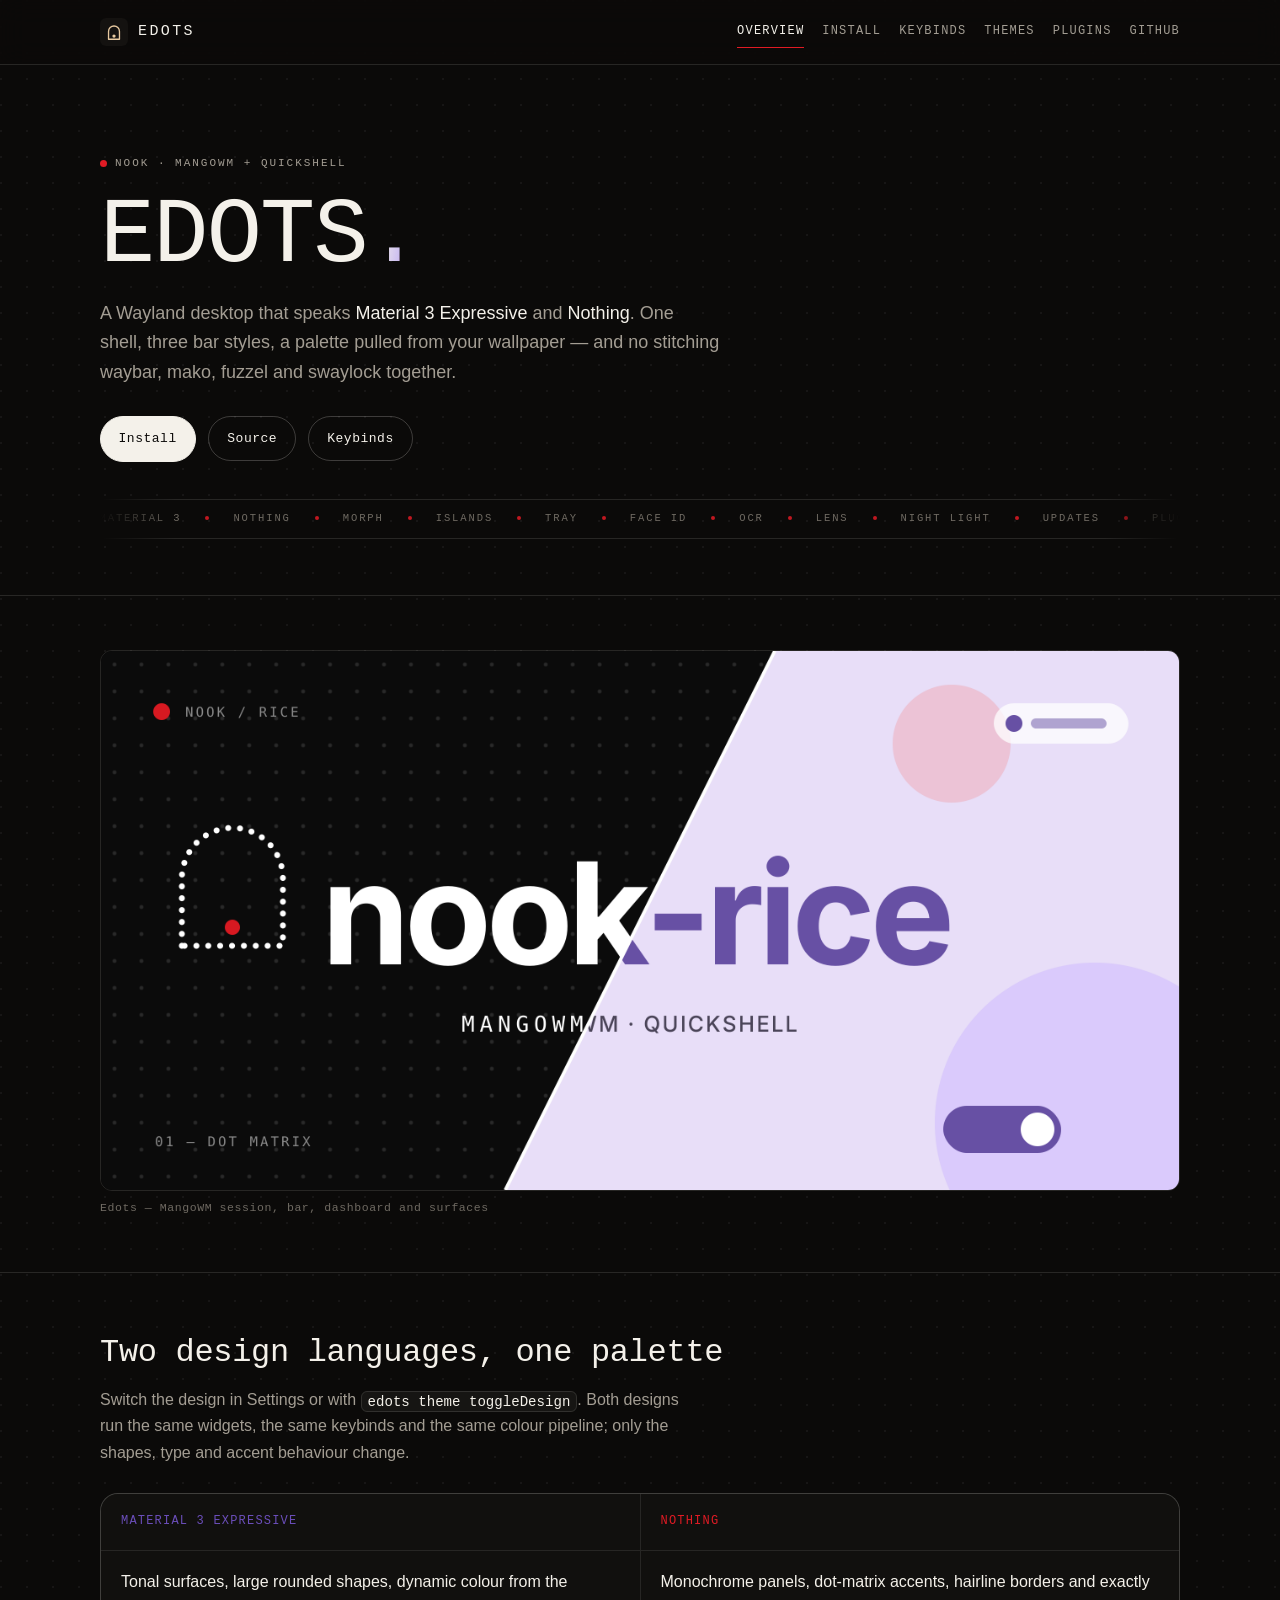
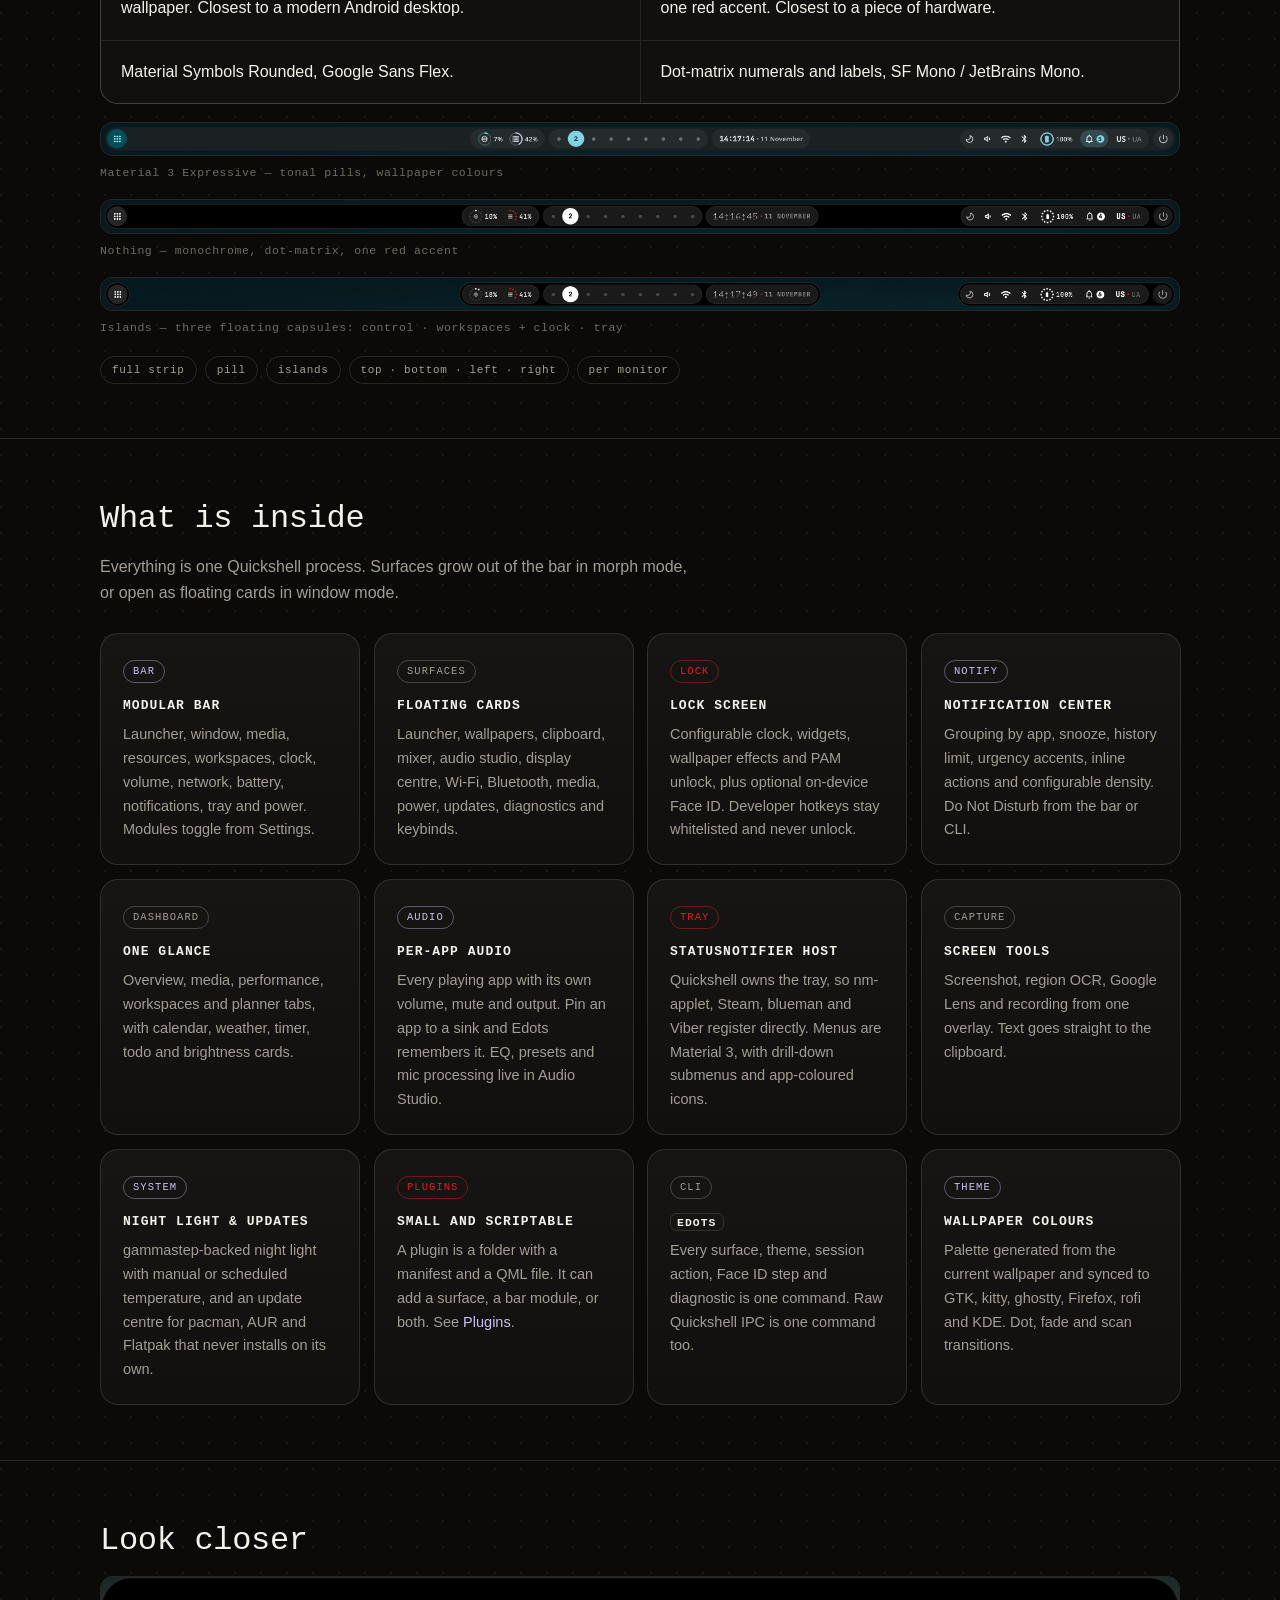
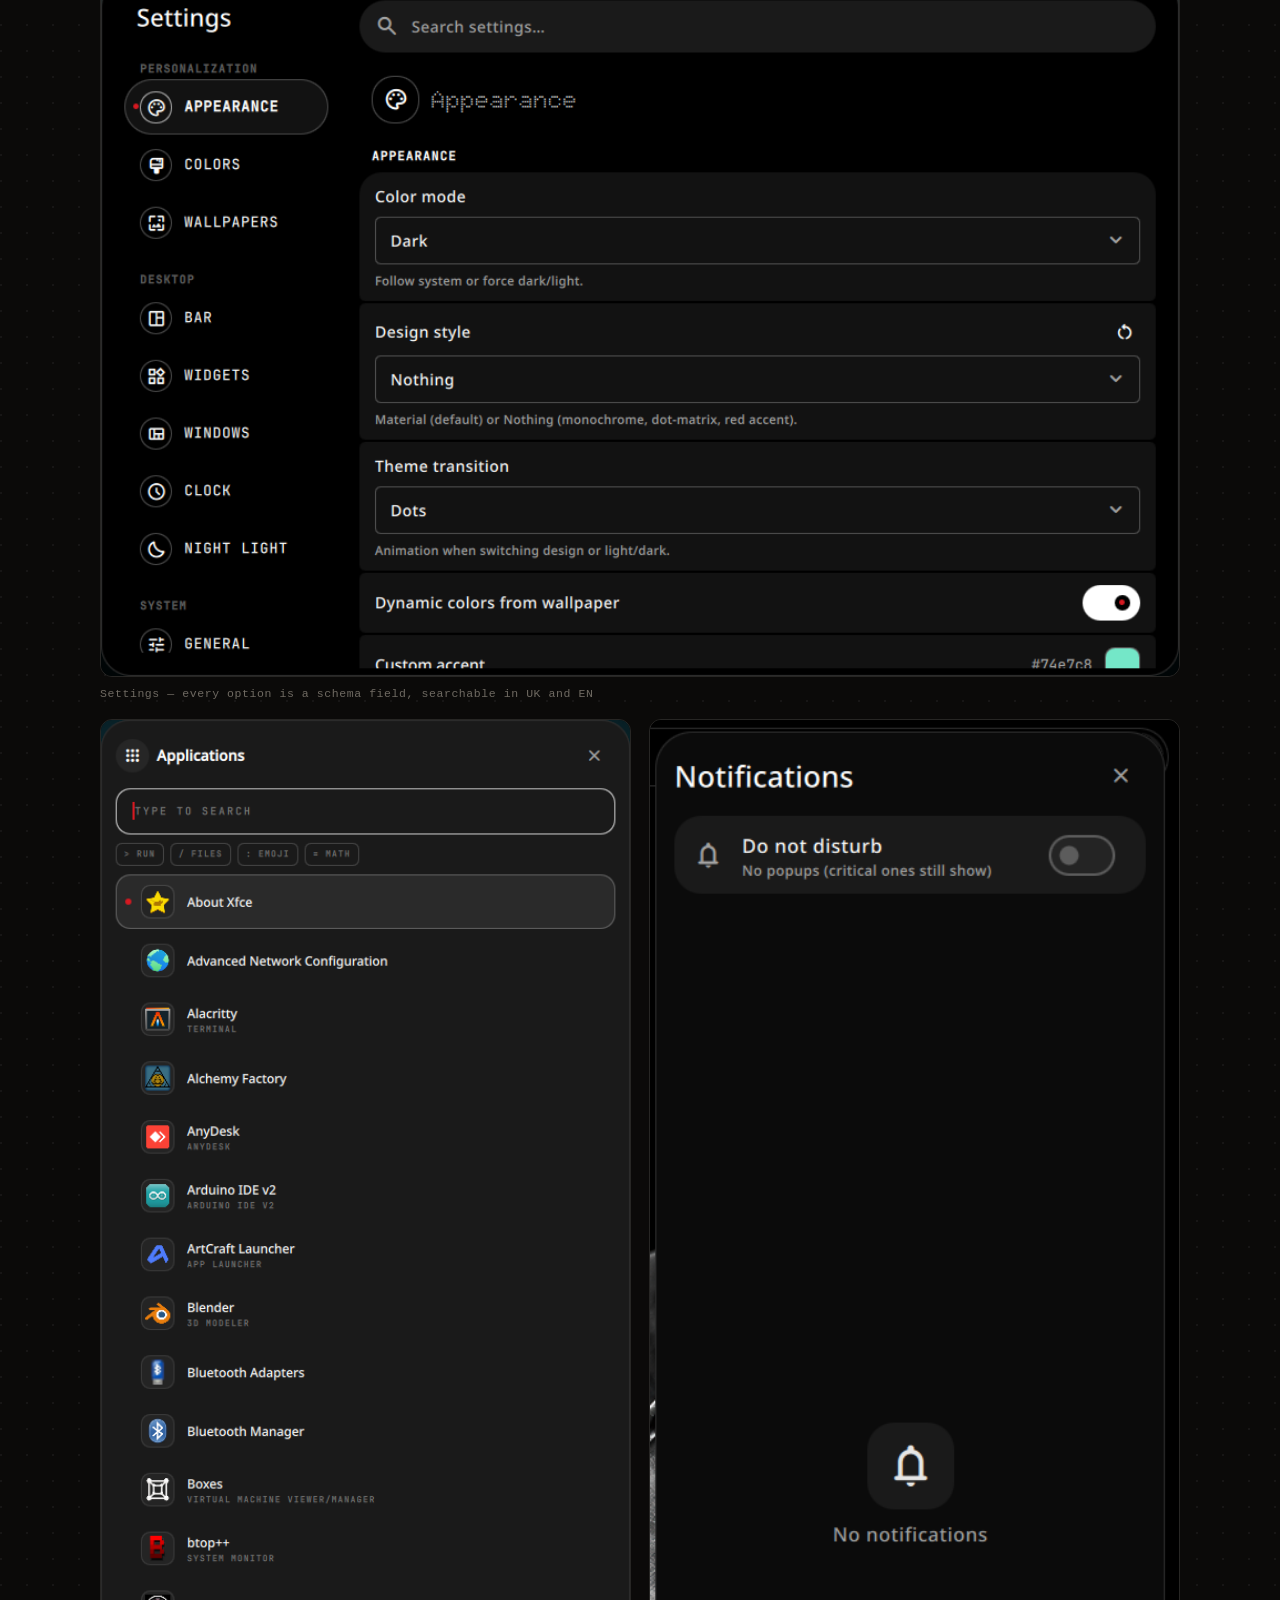
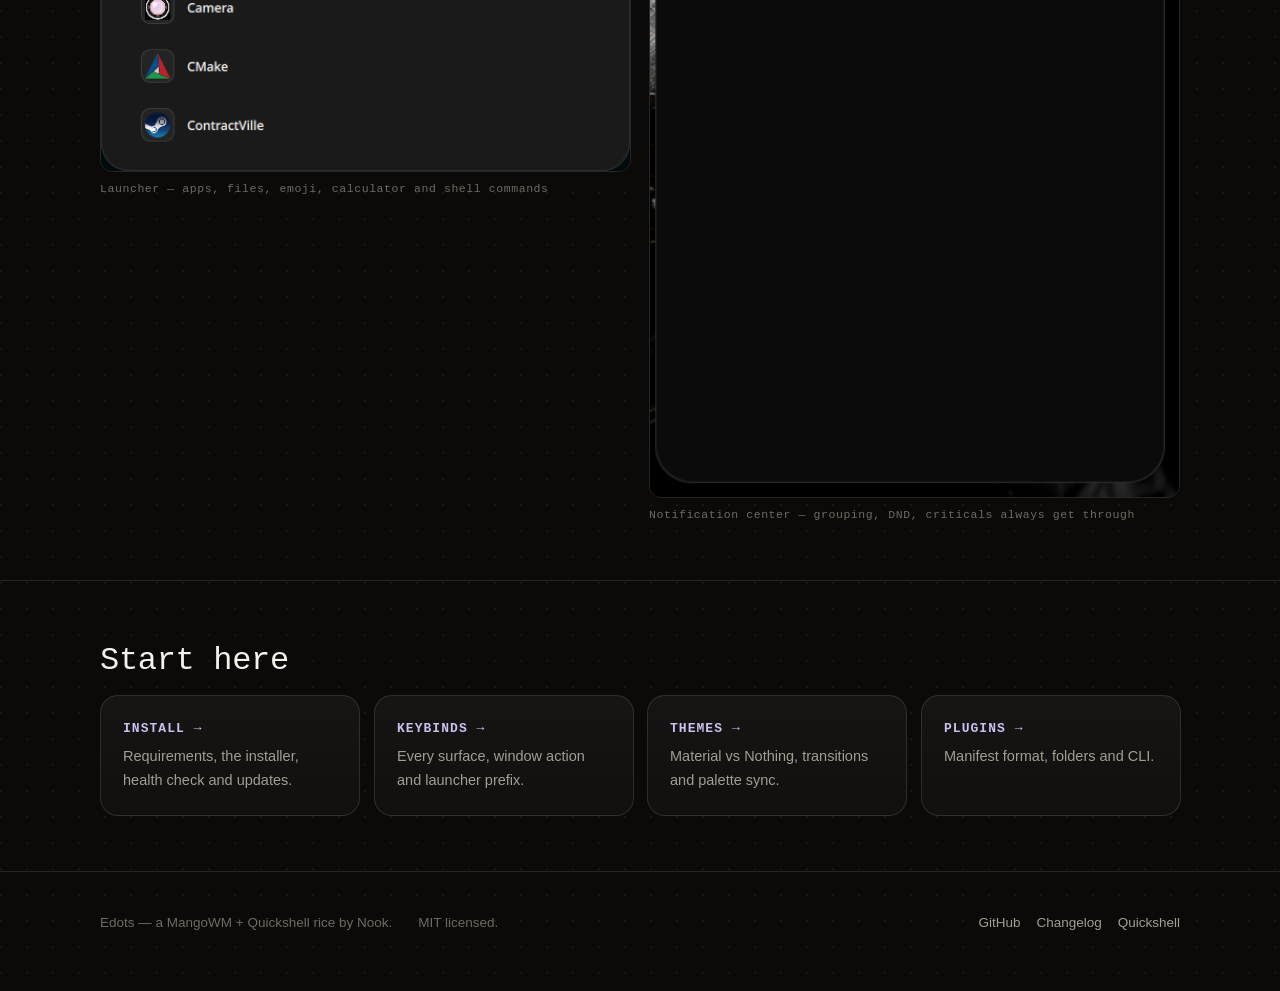
<file: docs/index.html>
<!doctype html>
<html lang="en">
<head>
<meta charset="utf-8">
<meta name="viewport" content="width=device-width, initial-scale=1">
<title>Edots — a MangoWM + Quickshell rice</title>
<meta name="description" content="Edots is a Wayland desktop built on MangoWM and Quickshell, with Material 3 Expressive and Nothing designs and a palette pulled from your wallpaper.">
<link rel="canonical" href="https://ekhub.pp.ua/">
<meta name="theme-color" content="#0b0a09">
<meta property="og:type" content="website">
<meta property="og:site_name" content="Edots">
<meta property="og:title" content="Edots — a MangoWM + Quickshell rice">
<meta property="og:description" content="Edots is a Wayland desktop built on MangoWM and Quickshell, with Material 3 Expressive and Nothing designs and a palette pulled from your wallpaper.">
<meta property="og:url" content="https://ekhub.pp.ua/">
<meta property="og:image" content="https://ekhub.pp.ua/assets/img/og.png">
<meta property="og:image:width" content="1200">
<meta property="og:image:height" content="630">
<meta name="twitter:card" content="summary_large_image">
<meta name="twitter:title" content="Edots — a MangoWM + Quickshell rice">
<meta name="twitter:description" content="Edots is a Wayland desktop built on MangoWM and Quickshell, with Material 3 Expressive and Nothing designs and a palette pulled from your wallpaper.">
<meta name="twitter:image" content="https://ekhub.pp.ua/assets/img/og.png">
<link rel="icon" href="assets/img/icon.png">
<link rel="stylesheet" href="assets/style.css">
</head>
<body>

<header class="topbar">
  <div class="wrap">
    <a class="brand" href="index.html"><img src="assets/img/logo.svg" alt=""><span>Edots</span></a>
    <nav class="nav">
      <a href="index.html" aria-current="page">Overview</a>
      <a href="install.html">Install</a>
      <a href="keybinds.html">Keybinds</a>
      <a href="themes.html">Themes</a>
      <a href="plugins.html">Plugins</a>
      <a href="https://github.com/Edgit13/Dotfiles">GitHub</a>
    </nav>
  </div>
</header>

<main>

  <div class="hero wrap">
    <span class="eyebrow"><span class="dot"></span> Nook · MangoWM + Quickshell</span>
    <h1>EDOTS<span class="grad">.</span></h1>
    <p class="lede">
      A Wayland desktop that speaks <strong>Material 3 Expressive</strong> and <strong>Nothing</strong>.
      One shell, three bar styles, a palette pulled from your wallpaper — and no stitching
      waybar, mako, fuzzel and swaylock together.
    </p>
    <div class="actions">
      <a class="btn btn-primary" href="install.html">Install</a>
      <a class="btn" href="https://github.com/Edgit13/Dotfiles">Source</a>
      <a class="btn" href="keybinds.html">Keybinds</a>
    </div>

    <div class="ticker" aria-hidden="true">
      <div class="ticker-track">
        <div class="ticker-group">
          <span>Material 3</span><i></i><span>Nothing</span><i></i><span>Morph</span><i></i>
          <span>Islands</span><i></i><span>Tray</span><i></i><span>Face ID</span><i></i>
          <span>OCR</span><i></i><span>Lens</span><i></i><span>Night light</span><i></i>
          <span>Updates</span><i></i><span>Plugins</span><i></i><span>Per-app audio</span><i></i>
          <span>Lock screen</span><i></i><span>Dashboard</span><i></i>
        </div>
        <div class="ticker-group">
          <span>Material 3</span><i></i><span>Nothing</span><i></i><span>Morph</span><i></i>
          <span>Islands</span><i></i><span>Tray</span><i></i><span>Face ID</span><i></i>
          <span>OCR</span><i></i><span>Lens</span><i></i><span>Night light</span><i></i>
          <span>Updates</span><i></i><span>Plugins</span><i></i><span>Per-app audio</span><i></i>
          <span>Lock screen</span><i></i><span>Dashboard</span><i></i>
        </div>
      </div>
    </div>
  </div>

  <section>
    <div class="wrap">
      <figure>
        <img src="assets/img/banner.png" alt="Edots desktop banner">
        <figcaption>Edots — MangoWM session, bar, dashboard and surfaces</figcaption>
      </figure>
    </div>
  </section>

  <section>
    <div class="wrap">
      <h2>Two design languages, one palette</h2>
      <p class="sub">
        Switch the design in Settings or with <code>edots theme toggleDesign</code>. Both designs
        run the same widgets, the same keybinds and the same colour pipeline; only the shapes,
        type and accent behaviour change.
      </p>

      <div class="compare">
        <div class="head m">Material 3 Expressive</div>
        <div class="head n">Nothing</div>
        <div>Tonal surfaces, large rounded shapes, dynamic colour from the wallpaper. Closest to a modern Android desktop.</div>
        <div>Monochrome panels, dot-matrix accents, hairline borders and exactly one red accent. Closest to a piece of hardware.</div>
        <div>Material Symbols Rounded, Google Sans Flex.</div>
        <div>Dot-matrix numerals and labels, SF Mono / JetBrains Mono.</div>
      </div>

      <div class="shots" style="margin-top:18px">
        <figure>
          <img src="assets/img/bar-material.png" alt="Edots bar in Material 3">
          <figcaption>Material 3 Expressive — tonal pills, wallpaper colours</figcaption>
        </figure>
        <figure>
          <img src="assets/img/bar-nothing.png" alt="Edots bar in Nothing style">
          <figcaption>Nothing — monochrome, dot-matrix, one red accent</figcaption>
        </figure>
        <figure>
          <img src="assets/img/bar-islands.png" alt="Edots islands bar">
          <figcaption>Islands — three floating capsules: control · workspaces + clock · tray</figcaption>
        </figure>
      </div>

      <div class="pill-row">
        <span class="pill">full strip</span>
        <span class="pill">pill</span>
        <span class="pill">islands</span>
        <span class="pill">top · bottom · left · right</span>
        <span class="pill">per monitor</span>
      </div>
    </div>
  </section>

  <section>
    <div class="wrap">
      <h2>What is inside</h2>
      <p class="sub">Everything is one Quickshell process. Surfaces grow out of the bar in morph mode,
        or open as floating cards in window mode.</p>

      <div class="grid">
        <div class="card">
          <span class="tag lav">Bar</span>
          <h4>Modular bar</h4>
          <p>Launcher, window, media, resources, workspaces, clock, volume, network, battery,
             notifications, tray and power. Modules toggle from Settings.</p>
        </div>
        <div class="card">
          <span class="tag">Surfaces</span>
          <h4>Floating cards</h4>
          <p>Launcher, wallpapers, clipboard, mixer, audio studio, display centre, Wi-Fi,
             Bluetooth, media, power, updates, diagnostics and keybinds.</p>
        </div>
        <div class="card">
          <span class="tag red">Lock</span>
          <h4>Lock screen</h4>
          <p>Configurable clock, widgets, wallpaper effects and PAM unlock, plus optional
             on-device Face ID. Developer hotkeys stay whitelisted and never unlock.</p>
        </div>
        <div class="card">
          <span class="tag lav">Notify</span>
          <h4>Notification center</h4>
          <p>Grouping by app, snooze, history limit, urgency accents, inline actions and
             configurable density. Do Not Disturb from the bar or CLI.</p>
        </div>
        <div class="card">
          <span class="tag">Dashboard</span>
          <h4>One glance</h4>
          <p>Overview, media, performance, workspaces and planner tabs, with calendar,
             weather, timer, todo and brightness cards.</p>
        </div>
        <div class="card">
          <span class="tag lav">Audio</span>
          <h4>Per-app audio</h4>
          <p>Every playing app with its own volume, mute and output. Pin an app to a sink and
             Edots remembers it. EQ, presets and mic processing live in Audio Studio.</p>
        </div>
        <div class="card">
          <span class="tag red">Tray</span>
          <h4>StatusNotifier host</h4>
          <p>Quickshell owns the tray, so nm-applet, Steam, blueman and Viber register directly.
             Menus are Material 3, with drill-down submenus and app-coloured icons.</p>
        </div>
        <div class="card">
          <span class="tag">Capture</span>
          <h4>Screen tools</h4>
          <p>Screenshot, region OCR, Google Lens and recording from one overlay.
             Text goes straight to the clipboard.</p>
        </div>
        <div class="card">
          <span class="tag lav">System</span>
          <h4>Night light &amp; updates</h4>
          <p>gammastep-backed night light with manual or scheduled temperature, and an update
             centre for pacman, AUR and Flatpak that never installs on its own.</p>
        </div>
        <div class="card">
          <span class="tag red">Plugins</span>
          <h4>Small and scriptable</h4>
          <p>A plugin is a folder with a manifest and a QML file. It can add a surface, a bar
             module, or both. See <a href="plugins.html">Plugins</a>.</p>
        </div>
        <div class="card">
          <span class="tag">CLI</span>
          <h4><code>edots</code></h4>
          <p>Every surface, theme, session action, Face ID step and diagnostic is one command.
             Raw Quickshell IPC is one command too.</p>
        </div>
        <div class="card">
          <span class="tag lav">Theme</span>
          <h4>Wallpaper colours</h4>
          <p>Palette generated from the current wallpaper and synced to GTK, kitty, ghostty,
             Firefox, rofi and KDE. Dot, fade and scan transitions.</p>
        </div>
      </div>
    </div>
  </section>

  <section>
    <div class="wrap">
      <h2>Look closer</h2>
      <figure>
        <img src="assets/img/settings.png" alt="Edots settings">
        <figcaption>Settings — every option is a schema field, searchable in UK and EN</figcaption>
      </figure>
      <div class="split" style="margin-top:16px">
        <figure>
          <img src="assets/img/launcher.png" alt="Edots launcher">
          <figcaption>Launcher — apps, files, emoji, calculator and shell commands</figcaption>
        </figure>
        <figure>
          <img src="assets/img/notifications.png" alt="Edots notification center">
          <figcaption>Notification center — grouping, DND, criticals always get through</figcaption>
        </figure>
      </div>
    </div>
  </section>

  <section>
    <div class="wrap">
      <h2>Start here</h2>
      <div class="grid">
        <a class="card" href="install.html"><h4>Install →</h4><p>Requirements, the installer, health check and updates.</p></a>
        <a class="card" href="keybinds.html"><h4>Keybinds →</h4><p>Every surface, window action and launcher prefix.</p></a>
        <a class="card" href="themes.html"><h4>Themes →</h4><p>Material vs Nothing, transitions and palette sync.</p></a>
        <a class="card" href="plugins.html"><h4>Plugins →</h4><p>Manifest format, folders and CLI.</p></a>
      </div>
    </div>
  </section>

</main>

<footer>
  <div class="wrap">
    <span>Edots — a MangoWM + Quickshell rice by Nook.</span>
    <span>MIT licensed.</span>
    <nav>
      <a href="https://github.com/Edgit13/Dotfiles">GitHub</a>
      <a href="https://github.com/Edgit13/Dotfiles/blob/master/CHANGELOG.md">Changelog</a>
      <a href="https://quickshell.org">Quickshell</a>
    </nav>
  </div>
</footer>

<script src="assets/app.js" defer></script>

</body>
</html>
</file>
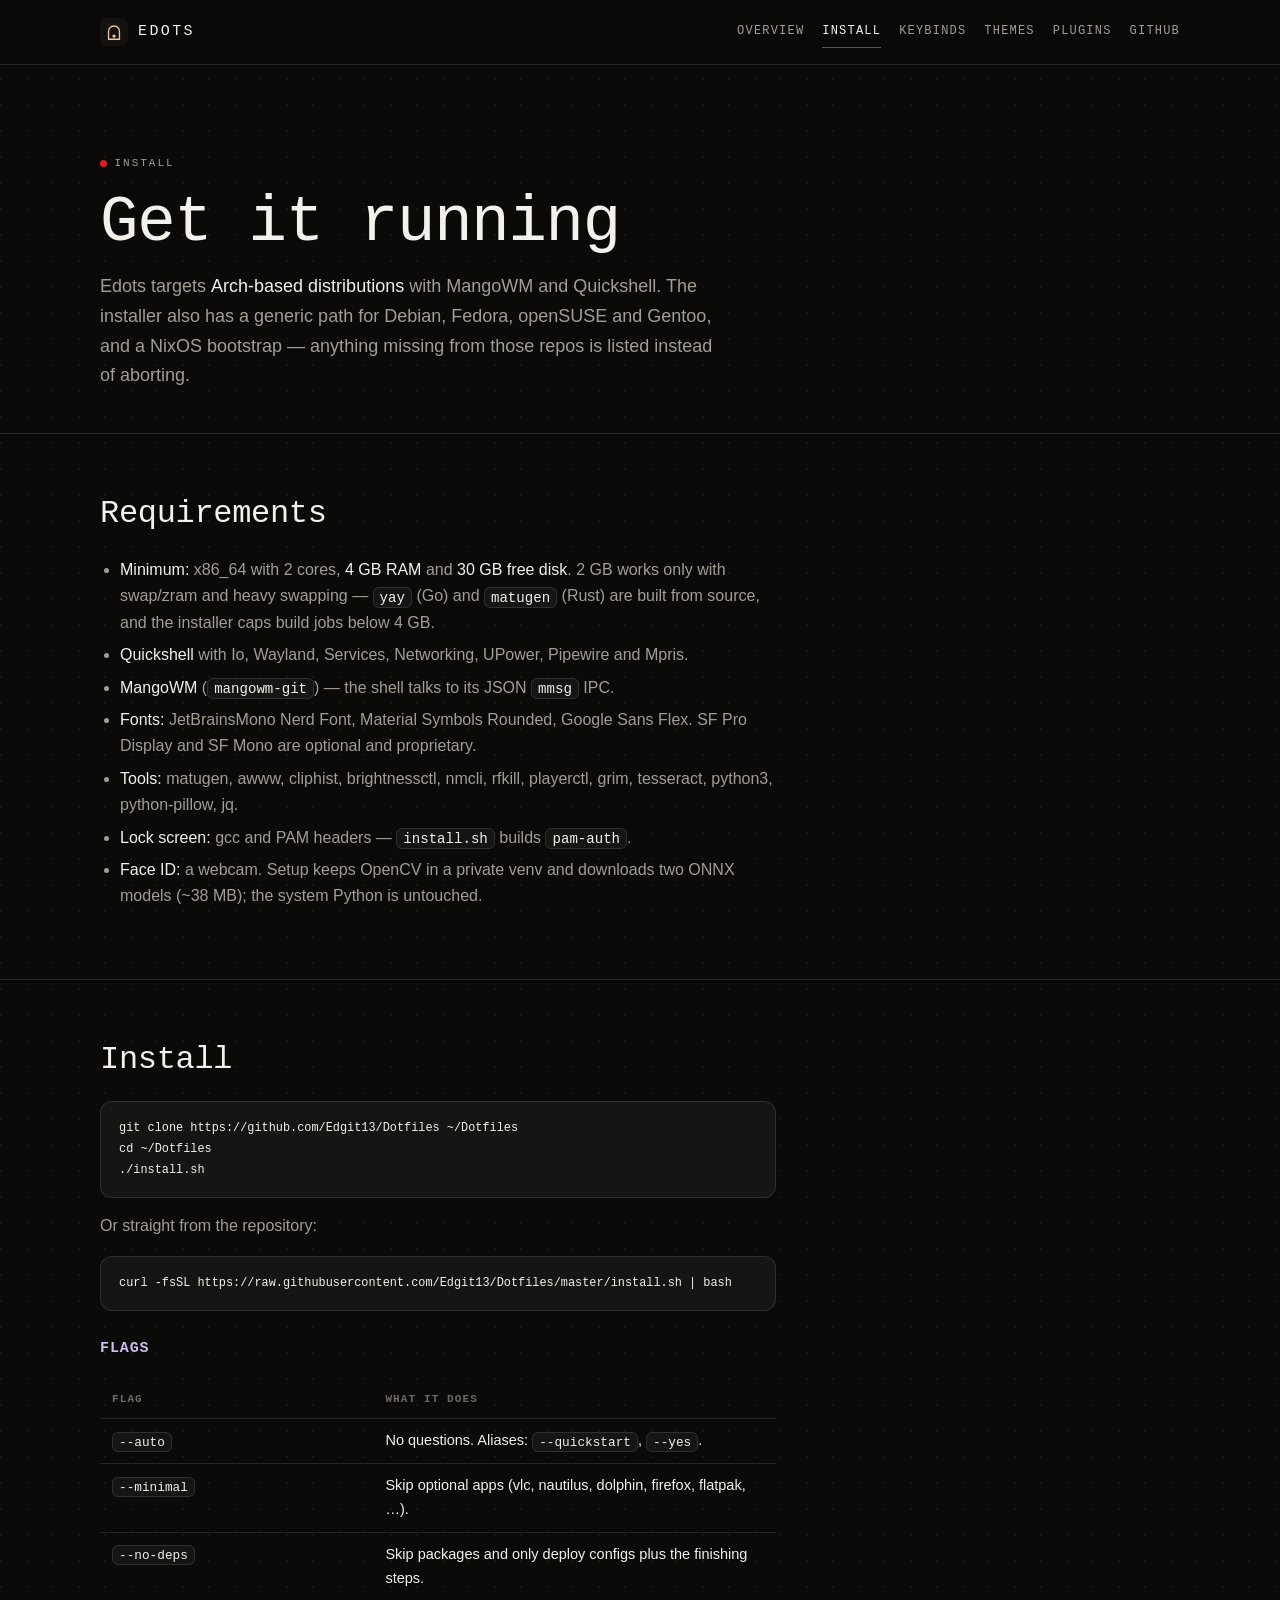
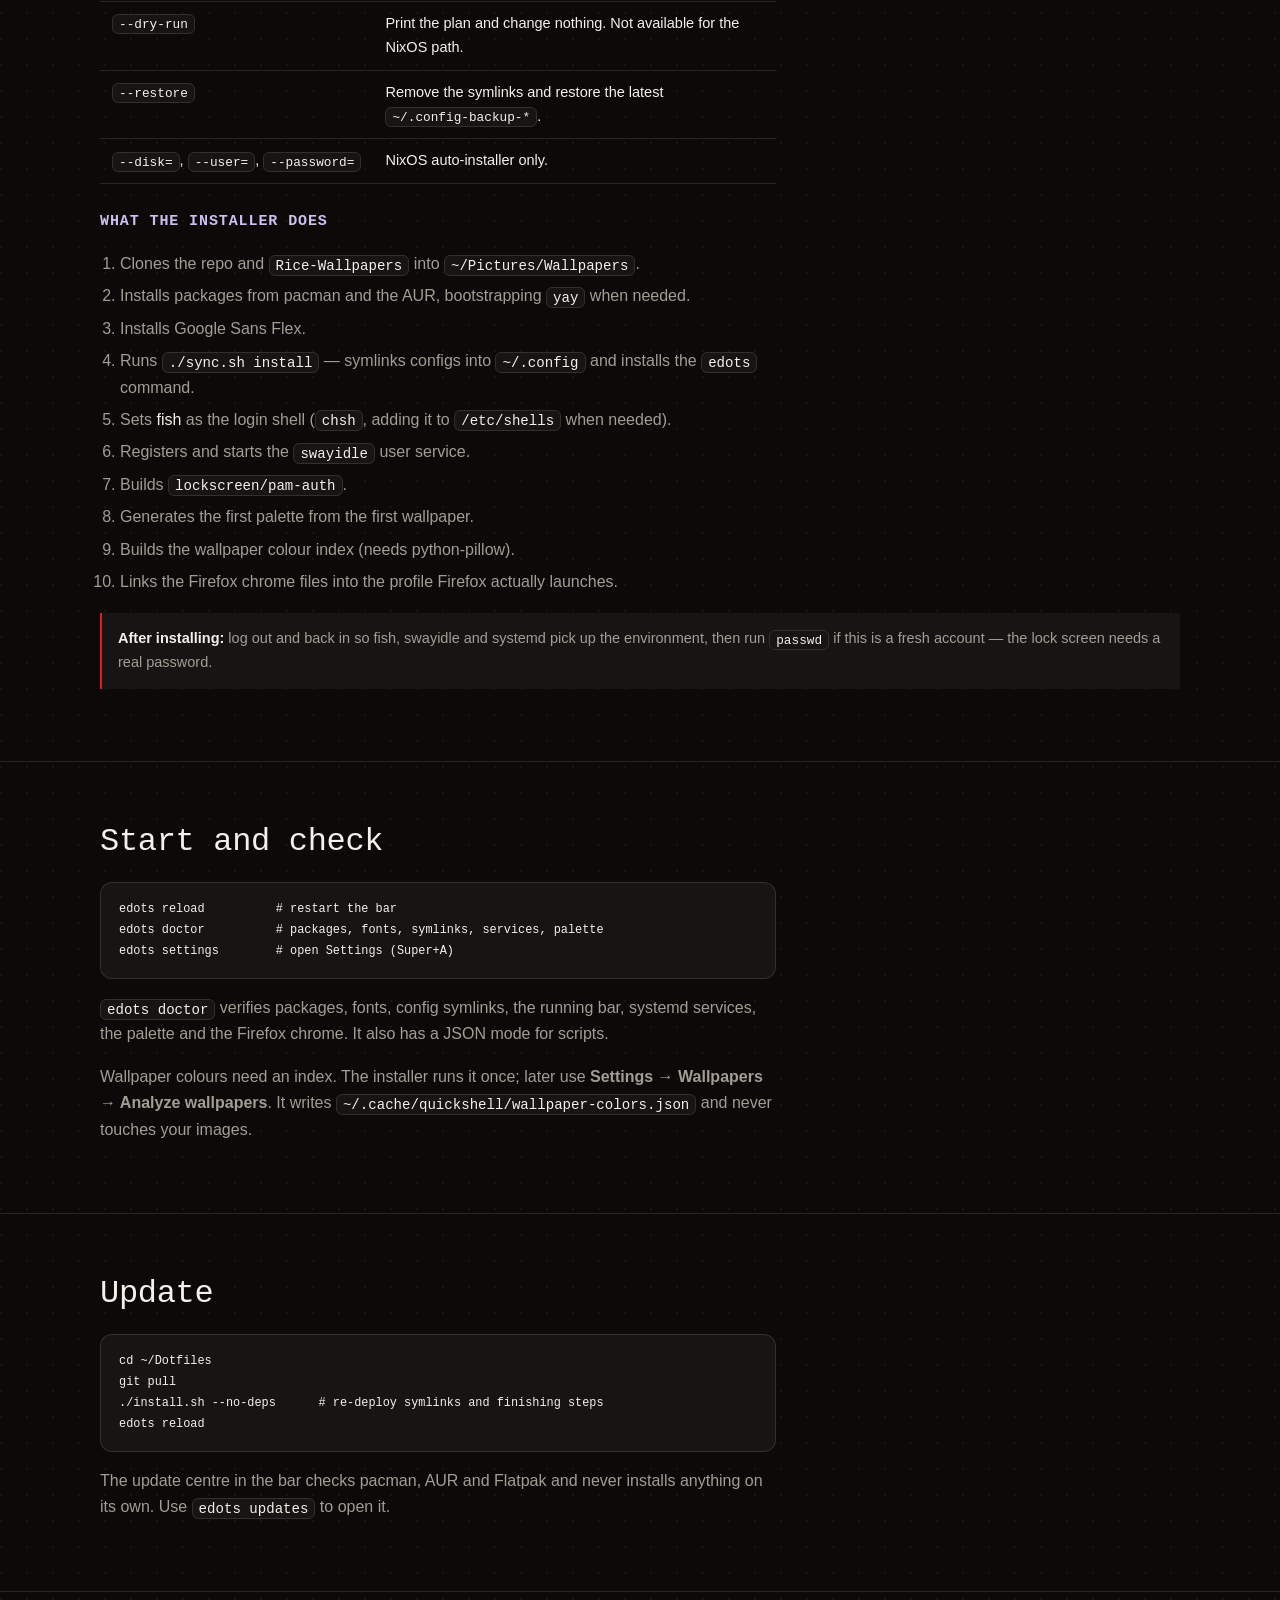
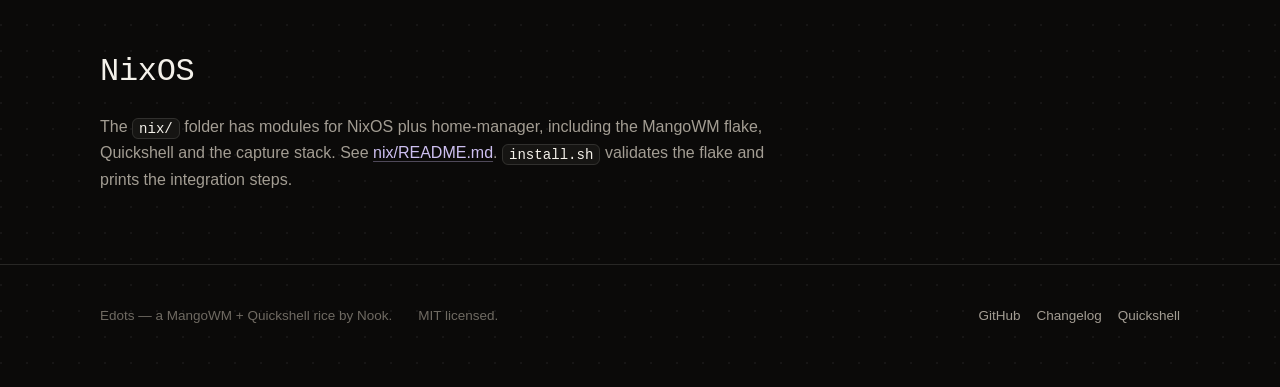
<file: docs/install.html>
<!doctype html>
<html lang="en">
<head>
<meta charset="utf-8">
<meta name="viewport" content="width=device-width, initial-scale=1">
<title>Install — Edots</title>
<meta name="description" content="Requirements and installation steps for Edots on Arch-based distributions, with NixOS notes.">
<link rel="canonical" href="https://ekhub.pp.ua/install.html">
<meta name="theme-color" content="#0b0a09">
<meta property="og:type" content="website">
<meta property="og:site_name" content="Edots">
<meta property="og:title" content="Install — Edots">
<meta property="og:description" content="Requirements and installation steps for Edots on Arch-based distributions, with NixOS notes.">
<meta property="og:url" content="https://ekhub.pp.ua/install.html">
<meta property="og:image" content="https://ekhub.pp.ua/assets/img/og.png">
<meta property="og:image:width" content="1200">
<meta property="og:image:height" content="630">
<meta name="twitter:card" content="summary_large_image">
<meta name="twitter:title" content="Install — Edots">
<meta name="twitter:description" content="Requirements and installation steps for Edots on Arch-based distributions, with NixOS notes.">
<meta name="twitter:image" content="https://ekhub.pp.ua/assets/img/og.png">
<link rel="icon" href="assets/img/icon.png">
<link rel="stylesheet" href="assets/style.css">
</head>
<body>

<header class="topbar">
  <div class="wrap">
    <a class="brand" href="index.html"><img src="assets/img/logo.svg" alt=""><span>Edots</span></a>
    <nav class="nav">
      <a href="index.html">Overview</a>
      <a href="install.html" aria-current="page">Install</a>
      <a href="keybinds.html">Keybinds</a>
      <a href="themes.html">Themes</a>
      <a href="plugins.html">Plugins</a>
      <a href="https://github.com/Edgit13/Dotfiles">GitHub</a>
    </nav>
  </div>
</header>

<main>

  <div class="hero wrap" style="padding-bottom:24px">
    <span class="eyebrow"><span class="dot"></span> Install</span>
    <h1 style="font-size:clamp(38px,6vw,64px)">Get it running</h1>
    <p class="lede">Edots targets <strong>Arch-based distributions</strong> with MangoWM and Quickshell.
      The installer also has a generic path for Debian, Fedora, openSUSE and Gentoo, and a
      NixOS bootstrap — anything missing from those repos is listed instead of aborting.</p>
  </div>

  <section>
    <div class="wrap">
      <h2>Requirements</h2>
      <div class="prose">
        <ul>
          <li><strong>Minimum:</strong> x86_64 with 2 cores, <strong>4 GB RAM</strong> and
              <strong>30 GB free disk</strong>. 2 GB works only with swap/zram and heavy swapping —
              <code>yay</code> (Go) and <code>matugen</code> (Rust) are built from source, and the
              installer caps build jobs below 4 GB.</li>
          <li><strong>Quickshell</strong> with Io, Wayland, Services, Networking, UPower, Pipewire and Mpris.</li>
          <li><strong>MangoWM</strong> (<code>mangowm-git</code>) — the shell talks to its JSON <code>mmsg</code> IPC.</li>
          <li><strong>Fonts:</strong> JetBrainsMono Nerd Font, Material Symbols Rounded, Google Sans Flex.
              SF Pro Display and SF Mono are optional and proprietary.</li>
          <li><strong>Tools:</strong> matugen, awww, cliphist, brightnessctl, nmcli, rfkill, playerctl,
              grim, tesseract, python3, python-pillow, jq.</li>
          <li><strong>Lock screen:</strong> gcc and PAM headers — <code>install.sh</code> builds <code>pam-auth</code>.</li>
          <li><strong>Face ID:</strong> a webcam. Setup keeps OpenCV in a private venv and downloads
              two ONNX models (~38 MB); the system Python is untouched.</li>
        </ul>
      </div>
    </div>
  </section>

  <section>
    <div class="wrap">
      <h2>Install</h2>
      <div class="prose">
        <pre><code>git clone https://github.com/Edgit13/Dotfiles ~/Dotfiles
cd ~/Dotfiles
./install.sh</code></pre>
        <p>Or straight from the repository:</p>
        <pre><code>curl -fsSL https://raw.githubusercontent.com/Edgit13/Dotfiles/master/install.sh | bash</code></pre>

        <h3>Flags</h3>
        <table>
          <tr><th>Flag</th><th>What it does</th></tr>
          <tr><td><code>--auto</code></td><td>No questions. Aliases: <code>--quickstart</code>, <code>--yes</code>.</td></tr>
          <tr><td><code>--minimal</code></td><td>Skip optional apps (vlc, nautilus, dolphin, firefox, flatpak, …).</td></tr>
          <tr><td><code>--no-deps</code></td><td>Skip packages and only deploy configs plus the finishing steps.</td></tr>
          <tr><td><code>--dry-run</code></td><td>Print the plan and change nothing. Not available for the NixOS path.</td></tr>
          <tr><td><code>--restore</code></td><td>Remove the symlinks and restore the latest <code>~/.config-backup-*</code>.</td></tr>
          <tr><td><code>--disk=</code>, <code>--user=</code>, <code>--password=</code></td><td>NixOS auto-installer only.</td></tr>
        </table>

        <h3>What the installer does</h3>
        <ol>
          <li>Clones the repo and <code>Rice-Wallpapers</code> into <code>~/Pictures/Wallpapers</code>.</li>
          <li>Installs packages from pacman and the AUR, bootstrapping <code>yay</code> when needed.</li>
          <li>Installs Google Sans Flex.</li>
          <li>Runs <code>./sync.sh install</code> — symlinks configs into <code>~/.config</code> and installs the <code>edots</code> command.</li>
          <li>Sets <strong>fish</strong> as the login shell (<code>chsh</code>, adding it to <code>/etc/shells</code> when needed).</li>
          <li>Registers and starts the <code>swayidle</code> user service.</li>
          <li>Builds <code>lockscreen/pam-auth</code>.</li>
          <li>Generates the first palette from the first wallpaper.</li>
          <li>Builds the wallpaper colour index (needs python-pillow).</li>
          <li>Links the Firefox chrome files into the profile Firefox actually launches.</li>
        </ol>
      </div>

      <div class="note">
        <strong>After installing:</strong> log out and back in so fish, swayidle and systemd pick up
        the environment, then run <code>passwd</code> if this is a fresh account —
        the lock screen needs a real password.
      </div>
    </div>
  </section>

  <section>
    <div class="wrap">
      <h2>Start and check</h2>
      <div class="prose">
        <pre><code>edots reload          # restart the bar
edots doctor          # packages, fonts, symlinks, services, palette
edots settings        # open Settings (Super+A)</code></pre>
        <p><code>edots doctor</code> verifies packages, fonts, config symlinks, the running bar,
          systemd services, the palette and the Firefox chrome. It also has a JSON mode for scripts.</p>
        <p>Wallpaper colours need an index. The installer runs it once; later use
          <strong>Settings → Wallpapers → Analyze wallpapers</strong>. It writes
          <code>~/.cache/quickshell/wallpaper-colors.json</code> and never touches your images.</p>
      </div>
    </div>
  </section>

  <section>
    <div class="wrap">
      <h2>Update</h2>
      <div class="prose">
        <pre><code>cd ~/Dotfiles
git pull
./install.sh --no-deps      # re-deploy symlinks and finishing steps
edots reload</code></pre>
        <p>The update centre in the bar checks pacman, AUR and Flatpak and never installs anything
          on its own. Use <code>edots updates</code> to open it.</p>
      </div>
    </div>
  </section>

  <section>
    <div class="wrap">
      <h2>NixOS</h2>
      <div class="prose">
        <p>The <code>nix/</code> folder has modules for NixOS plus home-manager, including the
          MangoWM flake, Quickshell and the capture stack. See
          <a href="https://github.com/Edgit13/Dotfiles/blob/master/nix/README.md">nix/README.md</a>.
          <code>install.sh</code> validates the flake and prints the integration steps.</p>
      </div>
    </div>
  </section>

</main>

<footer>
  <div class="wrap">
    <span>Edots — a MangoWM + Quickshell rice by Nook.</span>
    <span>MIT licensed.</span>
    <nav>
      <a href="https://github.com/Edgit13/Dotfiles">GitHub</a>
      <a href="https://github.com/Edgit13/Dotfiles/blob/master/CHANGELOG.md">Changelog</a>
      <a href="https://quickshell.org">Quickshell</a>
    </nav>
  </div>
</footer>

<script src="assets/app.js" defer></script>

</body>
</html>
</file>
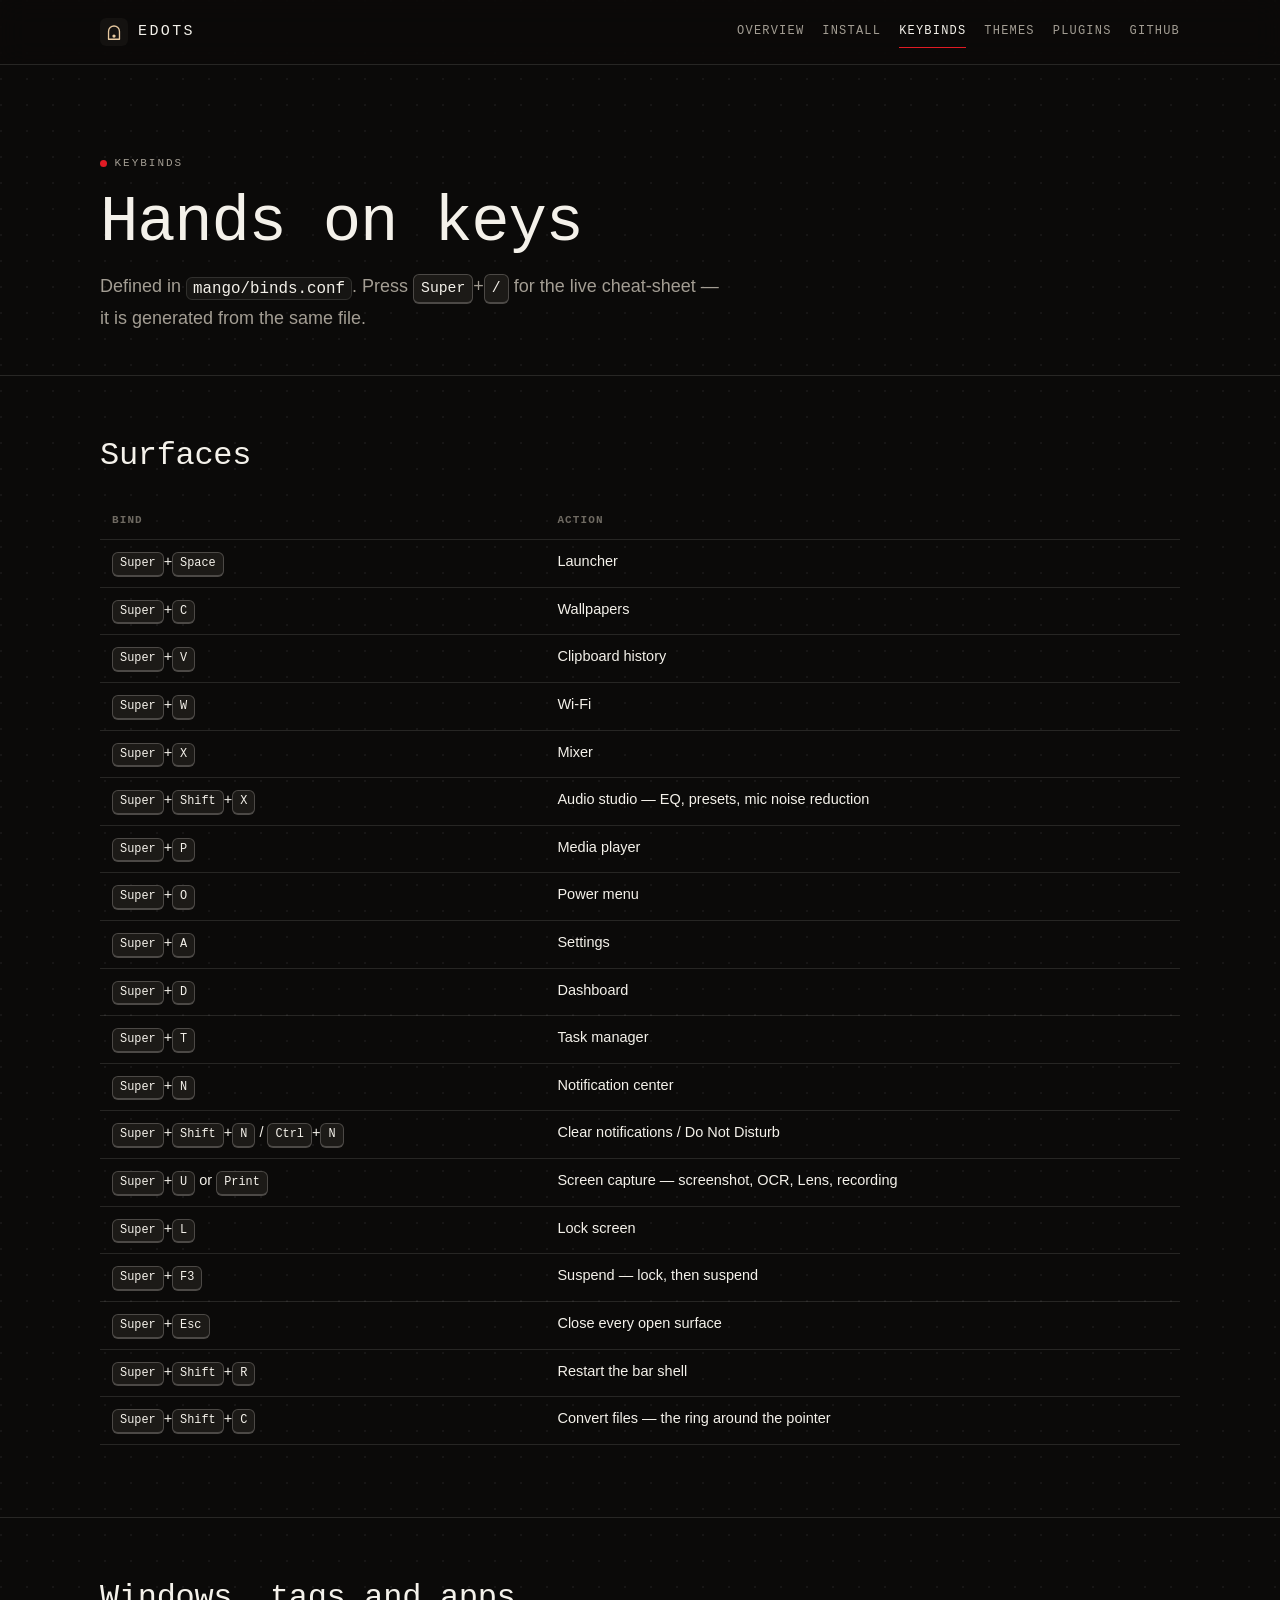
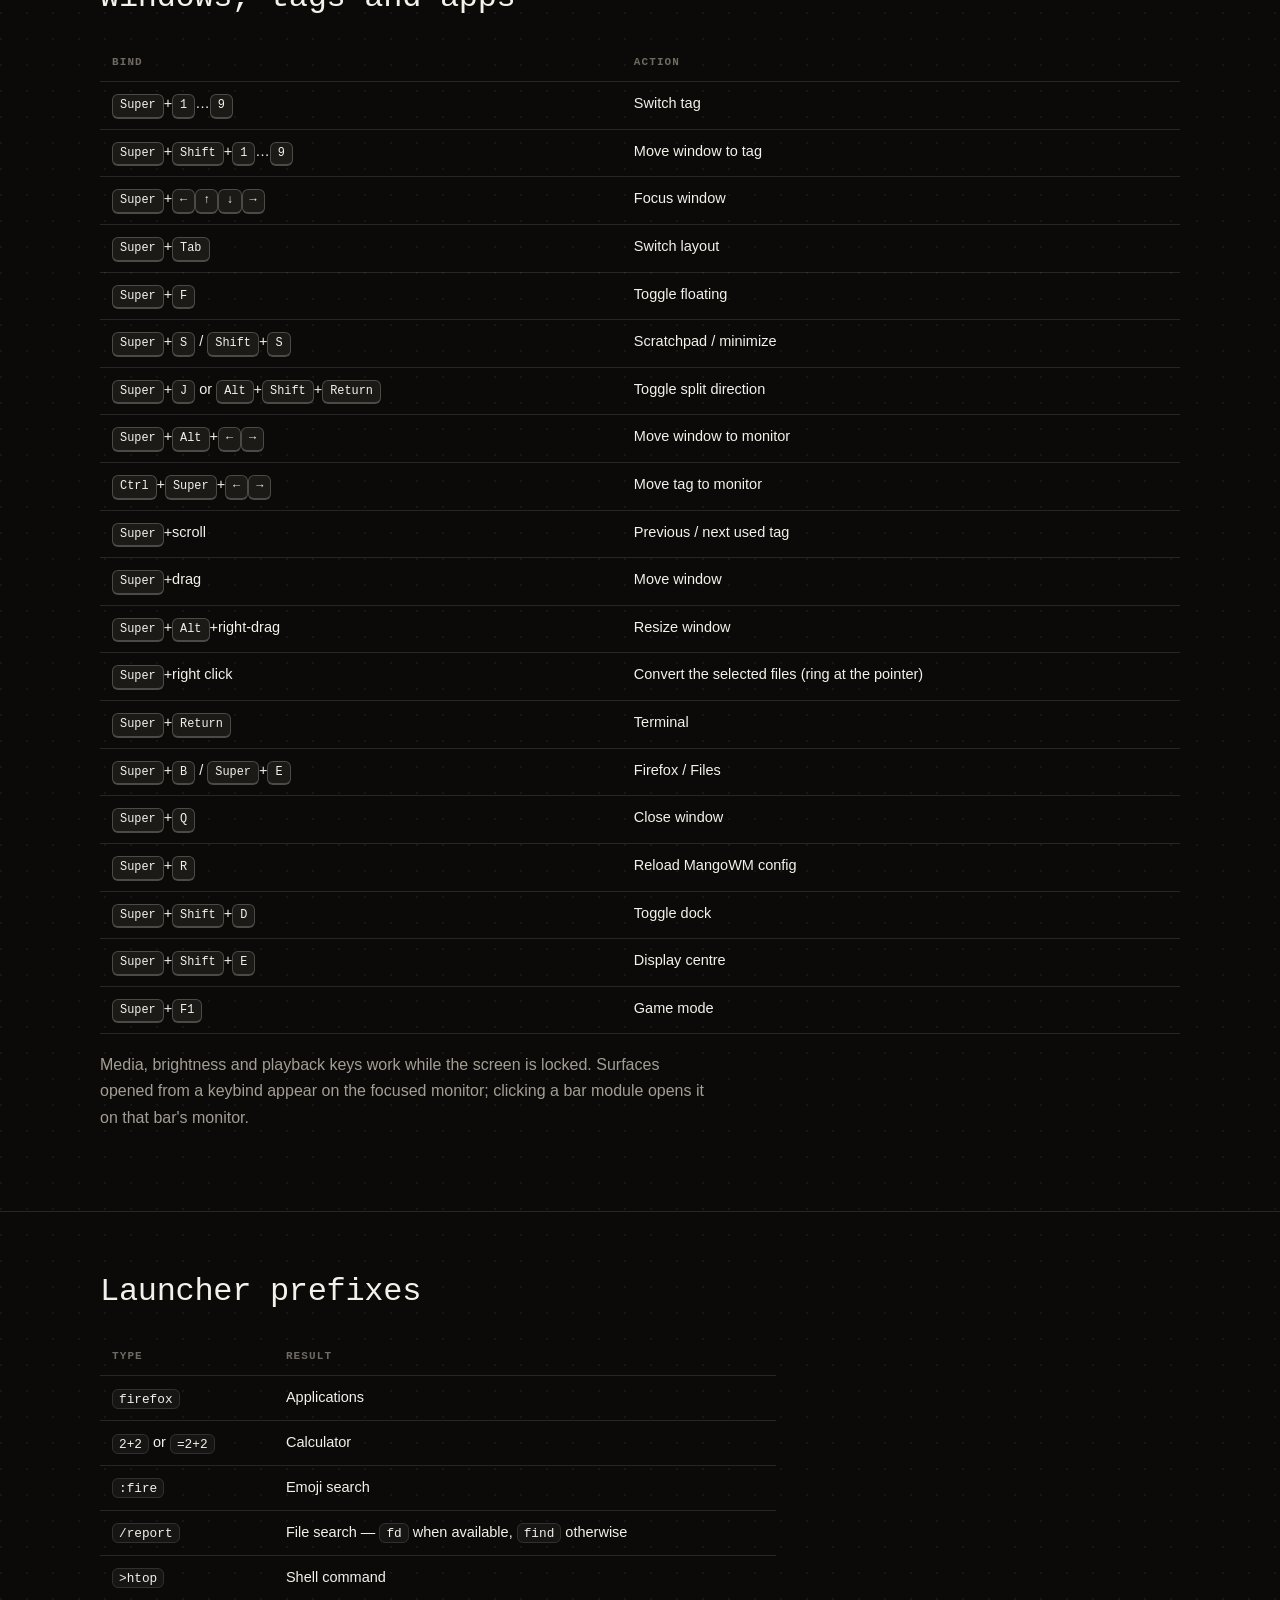
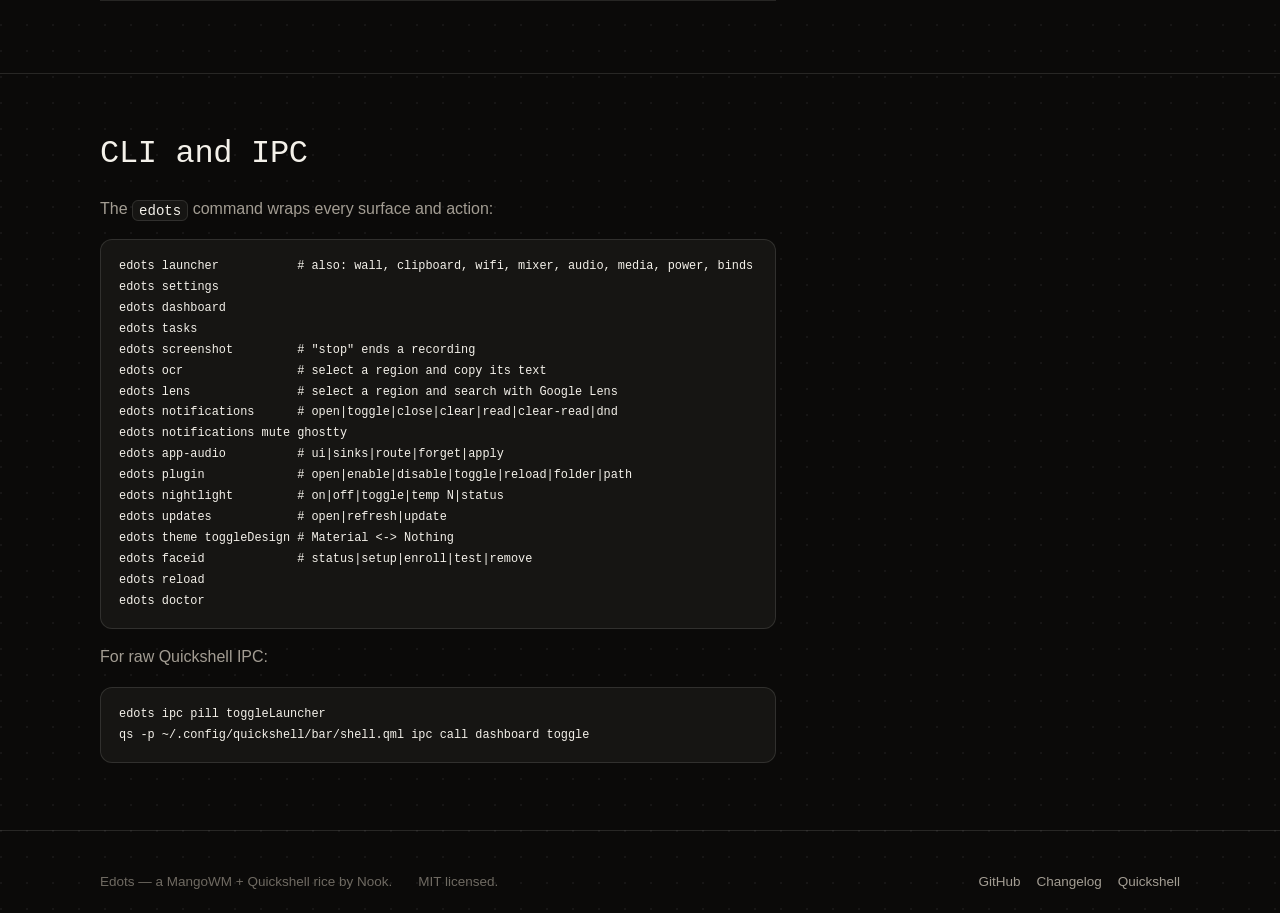
<file: docs/keybinds.html>
<!doctype html>
<html lang="en">
<head>
<meta charset="utf-8">
<meta name="viewport" content="width=device-width, initial-scale=1">
<title>Keybinds — Edots</title>
<meta name="description" content="Every Edots keybind, launcher prefix and IPC command.">
<link rel="canonical" href="https://ekhub.pp.ua/keybinds.html">
<meta name="theme-color" content="#0b0a09">
<meta property="og:type" content="website">
<meta property="og:site_name" content="Edots">
<meta property="og:title" content="Keybinds — Edots">
<meta property="og:description" content="Every Edots keybind, launcher prefix and IPC command.">
<meta property="og:url" content="https://ekhub.pp.ua/keybinds.html">
<meta property="og:image" content="https://ekhub.pp.ua/assets/img/og.png">
<meta property="og:image:width" content="1200">
<meta property="og:image:height" content="630">
<meta name="twitter:card" content="summary_large_image">
<meta name="twitter:title" content="Keybinds — Edots">
<meta name="twitter:description" content="Every Edots keybind, launcher prefix and IPC command.">
<meta name="twitter:image" content="https://ekhub.pp.ua/assets/img/og.png">
<link rel="icon" href="assets/img/icon.png">
<link rel="stylesheet" href="assets/style.css">
</head>
<body>

<header class="topbar">
  <div class="wrap">
    <a class="brand" href="index.html"><img src="assets/img/logo.svg" alt=""><span>Edots</span></a>
    <nav class="nav">
      <a href="index.html">Overview</a>
      <a href="install.html">Install</a>
      <a href="keybinds.html" aria-current="page">Keybinds</a>
      <a href="themes.html">Themes</a>
      <a href="plugins.html">Plugins</a>
      <a href="https://github.com/Edgit13/Dotfiles">GitHub</a>
    </nav>
  </div>
</header>

<main>

  <div class="hero wrap" style="padding-bottom:24px">
    <span class="eyebrow"><span class="dot"></span> Keybinds</span>
    <h1 style="font-size:clamp(38px,6vw,64px)">Hands on keys</h1>
    <p class="lede">Defined in <code>mango/binds.conf</code>. Press <kbd>Super</kbd>+<kbd>/</kbd>
      for the live cheat-sheet — it is generated from the same file.</p>
  </div>

  <section>
    <div class="wrap">
      <h2>Surfaces</h2>
      <table>
        <tr><th>Bind</th><th>Action</th></tr>
        <tr><td><kbd>Super</kbd>+<kbd>Space</kbd></td><td>Launcher</td></tr>
        <tr><td><kbd>Super</kbd>+<kbd>C</kbd></td><td>Wallpapers</td></tr>
        <tr><td><kbd>Super</kbd>+<kbd>V</kbd></td><td>Clipboard history</td></tr>
        <tr><td><kbd>Super</kbd>+<kbd>W</kbd></td><td>Wi-Fi</td></tr>
        <tr><td><kbd>Super</kbd>+<kbd>X</kbd></td><td>Mixer</td></tr>
        <tr><td><kbd>Super</kbd>+<kbd>Shift</kbd>+<kbd>X</kbd></td><td>Audio studio — EQ, presets, mic noise reduction</td></tr>
        <tr><td><kbd>Super</kbd>+<kbd>P</kbd></td><td>Media player</td></tr>
        <tr><td><kbd>Super</kbd>+<kbd>O</kbd></td><td>Power menu</td></tr>
        <tr><td><kbd>Super</kbd>+<kbd>A</kbd></td><td>Settings</td></tr>
        <tr><td><kbd>Super</kbd>+<kbd>D</kbd></td><td>Dashboard</td></tr>
        <tr><td><kbd>Super</kbd>+<kbd>T</kbd></td><td>Task manager</td></tr>
        <tr><td><kbd>Super</kbd>+<kbd>N</kbd></td><td>Notification center</td></tr>
        <tr><td><kbd>Super</kbd>+<kbd>Shift</kbd>+<kbd>N</kbd> / <kbd>Ctrl</kbd>+<kbd>N</kbd></td><td>Clear notifications / Do Not Disturb</td></tr>
        <tr><td><kbd>Super</kbd>+<kbd>U</kbd> or <kbd>Print</kbd></td><td>Screen capture — screenshot, OCR, Lens, recording</td></tr>
        <tr><td><kbd>Super</kbd>+<kbd>L</kbd></td><td>Lock screen</td></tr>
        <tr><td><kbd>Super</kbd>+<kbd>F3</kbd></td><td>Suspend — lock, then suspend</td></tr>
        <tr><td><kbd>Super</kbd>+<kbd>Esc</kbd></td><td>Close every open surface</td></tr>
        <tr><td><kbd>Super</kbd>+<kbd>Shift</kbd>+<kbd>R</kbd></td><td>Restart the bar shell</td></tr>
        <tr><td><kbd>Super</kbd>+<kbd>Shift</kbd>+<kbd>C</kbd></td><td>Convert files — the ring around the pointer</td></tr>
      </table>
    </div>
  </section>

  <section>
    <div class="wrap">
      <h2>Windows, tags and apps</h2>
      <table>
        <tr><th>Bind</th><th>Action</th></tr>
        <tr><td><kbd>Super</kbd>+<kbd>1</kbd>…<kbd>9</kbd></td><td>Switch tag</td></tr>
        <tr><td><kbd>Super</kbd>+<kbd>Shift</kbd>+<kbd>1</kbd>…<kbd>9</kbd></td><td>Move window to tag</td></tr>
        <tr><td><kbd>Super</kbd>+<kbd>←</kbd><kbd>↑</kbd><kbd>↓</kbd><kbd>→</kbd></td><td>Focus window</td></tr>
        <tr><td><kbd>Super</kbd>+<kbd>Tab</kbd></td><td>Switch layout</td></tr>
        <tr><td><kbd>Super</kbd>+<kbd>F</kbd></td><td>Toggle floating</td></tr>
        <tr><td><kbd>Super</kbd>+<kbd>S</kbd> / <kbd>Shift</kbd>+<kbd>S</kbd></td><td>Scratchpad / minimize</td></tr>
        <tr><td><kbd>Super</kbd>+<kbd>J</kbd> or <kbd>Alt</kbd>+<kbd>Shift</kbd>+<kbd>Return</kbd></td><td>Toggle split direction</td></tr>
        <tr><td><kbd>Super</kbd>+<kbd>Alt</kbd>+<kbd>←</kbd><kbd>→</kbd></td><td>Move window to monitor</td></tr>
        <tr><td><kbd>Ctrl</kbd>+<kbd>Super</kbd>+<kbd>←</kbd><kbd>→</kbd></td><td>Move tag to monitor</td></tr>
        <tr><td><kbd>Super</kbd>+scroll</td><td>Previous / next used tag</td></tr>
        <tr><td><kbd>Super</kbd>+drag</td><td>Move window</td></tr>
        <tr><td><kbd>Super</kbd>+<kbd>Alt</kbd>+right-drag</td><td>Resize window</td></tr>
        <tr><td><kbd>Super</kbd>+right click</td><td>Convert the selected files (ring at the pointer)</td></tr>
        <tr><td><kbd>Super</kbd>+<kbd>Return</kbd></td><td>Terminal</td></tr>
        <tr><td><kbd>Super</kbd>+<kbd>B</kbd> / <kbd>Super</kbd>+<kbd>E</kbd></td><td>Firefox / Files</td></tr>
        <tr><td><kbd>Super</kbd>+<kbd>Q</kbd></td><td>Close window</td></tr>
        <tr><td><kbd>Super</kbd>+<kbd>R</kbd></td><td>Reload MangoWM config</td></tr>
        <tr><td><kbd>Super</kbd>+<kbd>Shift</kbd>+<kbd>D</kbd></td><td>Toggle dock</td></tr>
        <tr><td><kbd>Super</kbd>+<kbd>Shift</kbd>+<kbd>E</kbd></td><td>Display centre</td></tr>
        <tr><td><kbd>Super</kbd>+<kbd>F1</kbd></td><td>Game mode</td></tr>
      </table>
      <p class="sub">Media, brightness and playback keys work while the screen is locked.
        Surfaces opened from a keybind appear on the focused monitor; clicking a bar module opens
        it on that bar's monitor.</p>
    </div>
  </section>

  <section>
    <div class="wrap">
      <h2>Launcher prefixes</h2>
      <div class="prose">
        <table>
          <tr><th>Type</th><th>Result</th></tr>
          <tr><td><code>firefox</code></td><td>Applications</td></tr>
          <tr><td><code>2+2</code> or <code>=2+2</code></td><td>Calculator</td></tr>
          <tr><td><code>:fire</code></td><td>Emoji search</td></tr>
          <tr><td><code>/report</code></td><td>File search — <code>fd</code> when available, <code>find</code> otherwise</td></tr>
          <tr><td><code>&gt;htop</code></td><td>Shell command</td></tr>
        </table>
      </div>
    </div>
  </section>

  <section>
    <div class="wrap">
      <h2>CLI and IPC</h2>
      <div class="prose">
        <p>The <code>edots</code> command wraps every surface and action:</p>
        <pre><code>edots launcher           # also: wall, clipboard, wifi, mixer, audio, media, power, binds
edots settings
edots dashboard
edots tasks
edots screenshot         # "stop" ends a recording
edots ocr                # select a region and copy its text
edots lens               # select a region and search with Google Lens
edots notifications      # open|toggle|close|clear|read|clear-read|dnd
edots notifications mute ghostty
edots app-audio          # ui|sinks|route|forget|apply
edots plugin             # open|enable|disable|toggle|reload|folder|path
edots nightlight         # on|off|toggle|temp N|status
edots updates            # open|refresh|update
edots theme toggleDesign # Material &lt;-&gt; Nothing
edots faceid             # status|setup|enroll|test|remove
edots reload
edots doctor</code></pre>

        <p>For raw Quickshell IPC:</p>
        <pre><code>edots ipc pill toggleLauncher
qs -p ~/.config/quickshell/bar/shell.qml ipc call dashboard toggle</code></pre>
      </div>
    </div>
  </section>

</main>

<footer>
  <div class="wrap">
    <span>Edots — a MangoWM + Quickshell rice by Nook.</span>
    <span>MIT licensed.</span>
    <nav>
      <a href="https://github.com/Edgit13/Dotfiles">GitHub</a>
      <a href="https://github.com/Edgit13/Dotfiles/blob/master/CHANGELOG.md">Changelog</a>
      <a href="https://quickshell.org">Quickshell</a>
    </nav>
  </div>
</footer>

<script src="assets/app.js" defer></script>

</body>
</html>
</file>
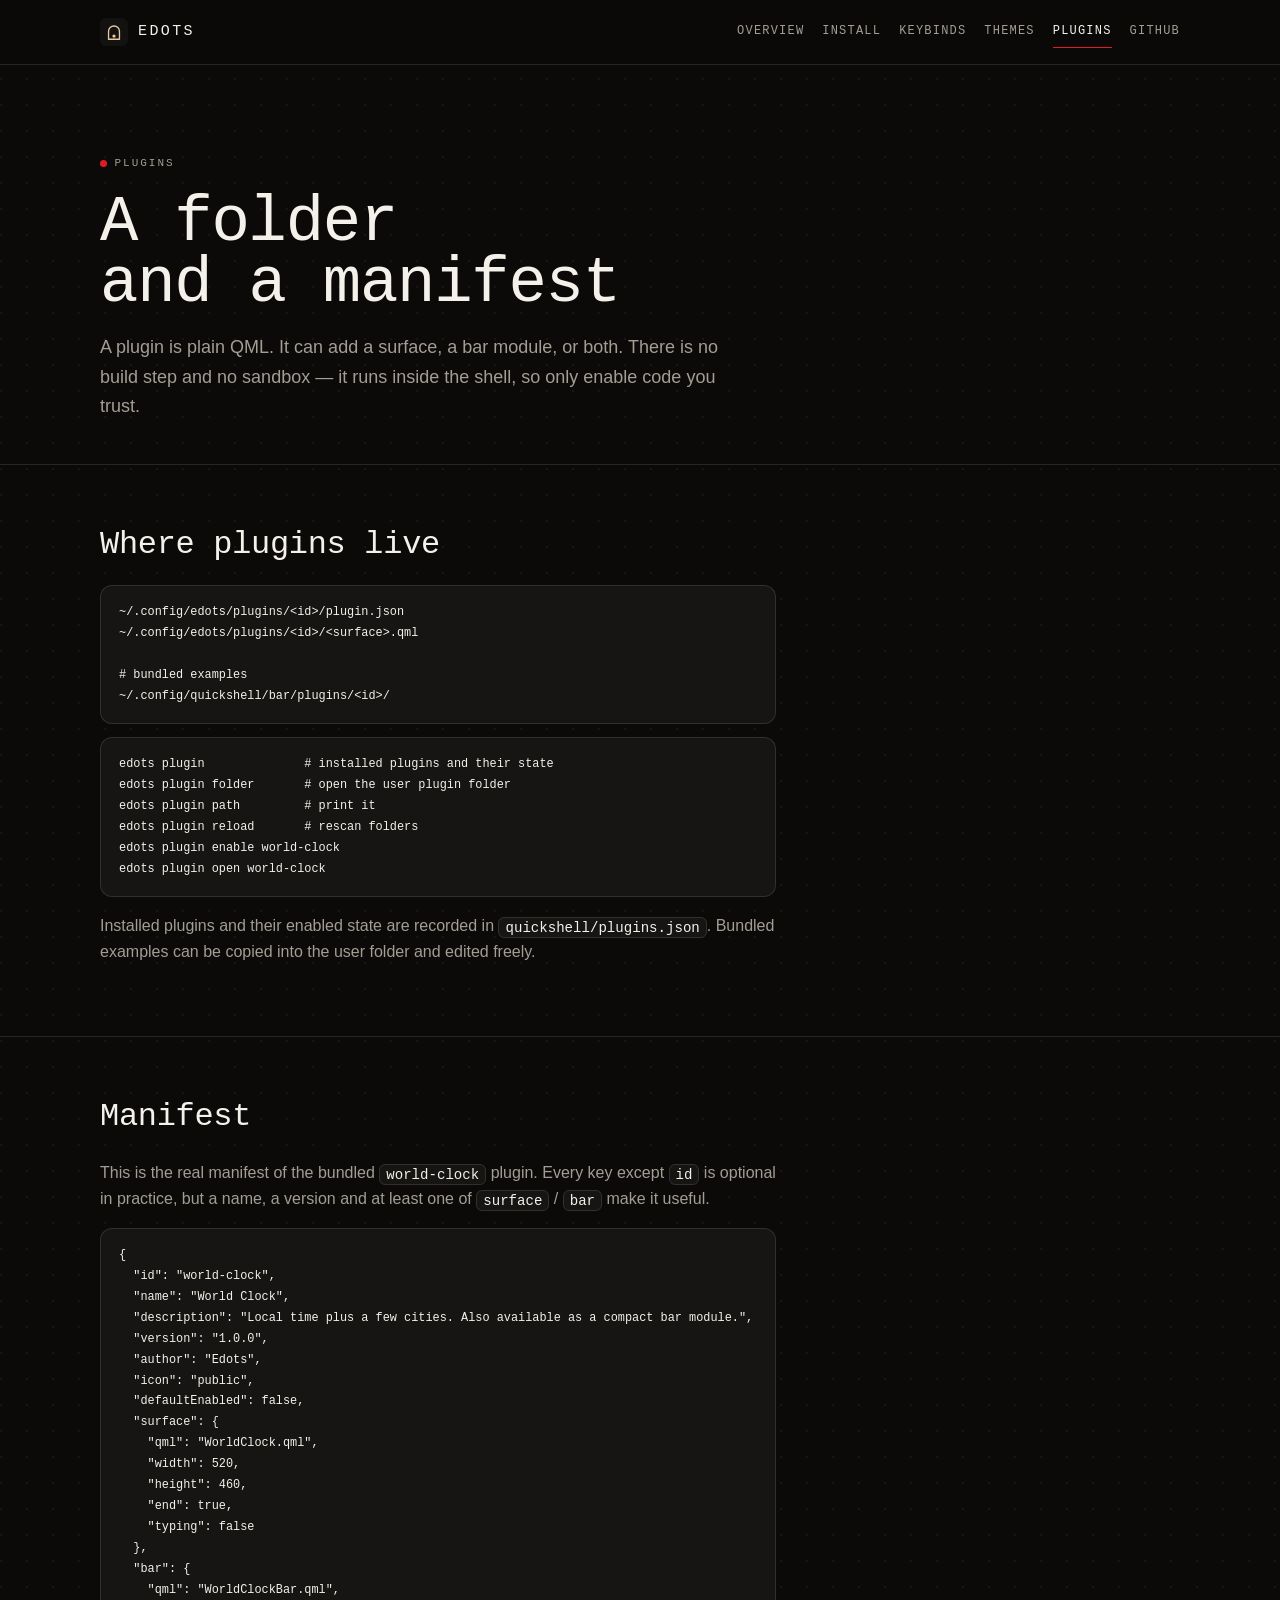
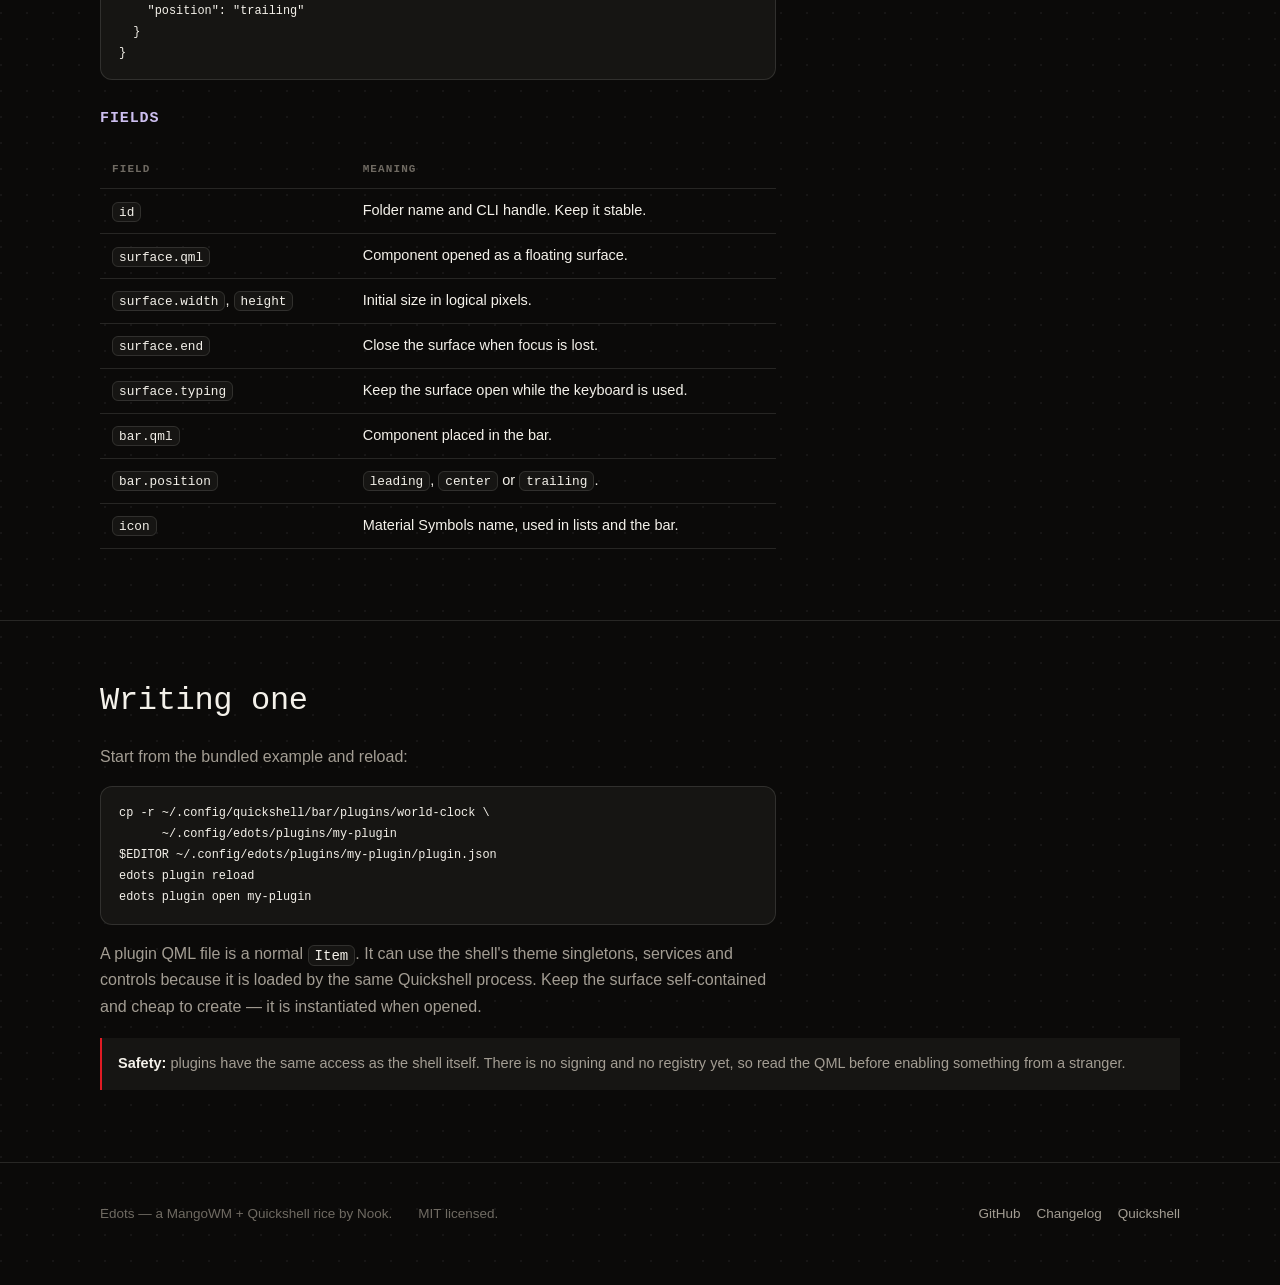
<file: docs/plugins.html>
<!doctype html>
<html lang="en">
<head>
<meta charset="utf-8">
<meta name="viewport" content="width=device-width, initial-scale=1">
<title>Plugins — Edots</title>
<meta name="description" content="Edots plugin manifest format, folders and CLI.">
<link rel="canonical" href="https://ekhub.pp.ua/plugins.html">
<meta name="theme-color" content="#0b0a09">
<meta property="og:type" content="website">
<meta property="og:site_name" content="Edots">
<meta property="og:title" content="Plugins — Edots">
<meta property="og:description" content="Edots plugin manifest format, folders and CLI.">
<meta property="og:url" content="https://ekhub.pp.ua/plugins.html">
<meta property="og:image" content="https://ekhub.pp.ua/assets/img/og.png">
<meta property="og:image:width" content="1200">
<meta property="og:image:height" content="630">
<meta name="twitter:card" content="summary_large_image">
<meta name="twitter:title" content="Plugins — Edots">
<meta name="twitter:description" content="Edots plugin manifest format, folders and CLI.">
<meta name="twitter:image" content="https://ekhub.pp.ua/assets/img/og.png">
<link rel="icon" href="assets/img/icon.png">
<link rel="stylesheet" href="assets/style.css">
</head>
<body>

<header class="topbar">
  <div class="wrap">
    <a class="brand" href="index.html"><img src="assets/img/logo.svg" alt=""><span>Edots</span></a>
    <nav class="nav">
      <a href="index.html">Overview</a>
      <a href="install.html">Install</a>
      <a href="keybinds.html">Keybinds</a>
      <a href="themes.html">Themes</a>
      <a href="plugins.html" aria-current="page">Plugins</a>
      <a href="https://github.com/Edgit13/Dotfiles">GitHub</a>
    </nav>
  </div>
</header>

<main>

  <div class="hero wrap" style="padding-bottom:24px">
    <span class="eyebrow"><span class="dot"></span> Plugins</span>
    <h1 style="font-size:clamp(38px,6vw,64px)">A folder<br>and a manifest</h1>
    <p class="lede">A plugin is plain QML. It can add a surface, a bar module, or both.
      There is no build step and no sandbox — it runs inside the shell, so only enable code you trust.</p>
  </div>

  <section>
    <div class="wrap">
      <h2>Where plugins live</h2>
      <div class="prose">
        <pre><code>~/.config/edots/plugins/&lt;id&gt;/plugin.json
~/.config/edots/plugins/&lt;id&gt;/&lt;surface&gt;.qml

# bundled examples
~/.config/quickshell/bar/plugins/&lt;id&gt;/</code></pre>
        <pre><code>edots plugin              # installed plugins and their state
edots plugin folder       # open the user plugin folder
edots plugin path         # print it
edots plugin reload       # rescan folders
edots plugin enable world-clock
edots plugin open world-clock</code></pre>
        <p>Installed plugins and their enabled state are recorded in
          <code>quickshell/plugins.json</code>. Bundled examples can be copied into the user folder
          and edited freely.</p>
      </div>
    </div>
  </section>

  <section>
    <div class="wrap">
      <h2>Manifest</h2>
      <div class="prose">
        <p>This is the real manifest of the bundled <code>world-clock</code> plugin. Every key except
          <code>id</code> is optional in practice, but a name, a version and at least one of
          <code>surface</code> / <code>bar</code> make it useful.</p>
        <pre><code>{
  "id": "world-clock",
  "name": "World Clock",
  "description": "Local time plus a few cities. Also available as a compact bar module.",
  "version": "1.0.0",
  "author": "Edots",
  "icon": "public",
  "defaultEnabled": false,
  "surface": {
    "qml": "WorldClock.qml",
    "width": 520,
    "height": 460,
    "end": true,
    "typing": false
  },
  "bar": {
    "qml": "WorldClockBar.qml",
    "position": "trailing"
  }
}</code></pre>

        <h3>Fields</h3>
        <table>
          <tr><th>Field</th><th>Meaning</th></tr>
          <tr><td><code>id</code></td><td>Folder name and CLI handle. Keep it stable.</td></tr>
          <tr><td><code>surface.qml</code></td><td>Component opened as a floating surface.</td></tr>
          <tr><td><code>surface.width</code>, <code>height</code></td><td>Initial size in logical pixels.</td></tr>
          <tr><td><code>surface.end</code></td><td>Close the surface when focus is lost.</td></tr>
          <tr><td><code>surface.typing</code></td><td>Keep the surface open while the keyboard is used.</td></tr>
          <tr><td><code>bar.qml</code></td><td>Component placed in the bar.</td></tr>
          <tr><td><code>bar.position</code></td><td><code>leading</code>, <code>center</code> or <code>trailing</code>.</td></tr>
          <tr><td><code>icon</code></td><td>Material Symbols name, used in lists and the bar.</td></tr>
        </table>
      </div>
    </div>
  </section>

  <section>
    <div class="wrap">
      <h2>Writing one</h2>
      <div class="prose">
        <p>Start from the bundled example and reload:</p>
        <pre><code>cp -r ~/.config/quickshell/bar/plugins/world-clock \
      ~/.config/edots/plugins/my-plugin
$EDITOR ~/.config/edots/plugins/my-plugin/plugin.json
edots plugin reload
edots plugin open my-plugin</code></pre>
        <p>A plugin QML file is a normal <code>Item</code>. It can use the shell's theme singletons,
          services and controls because it is loaded by the same Quickshell process. Keep the
          surface self-contained and cheap to create — it is instantiated when opened.</p>
      </div>

      <div class="note">
        <strong>Safety:</strong> plugins have the same access as the shell itself. There is no
        signing and no registry yet, so read the QML before enabling something from a stranger.
      </div>
    </div>
  </section>

</main>

<footer>
  <div class="wrap">
    <span>Edots — a MangoWM + Quickshell rice by Nook.</span>
    <span>MIT licensed.</span>
    <nav>
      <a href="https://github.com/Edgit13/Dotfiles">GitHub</a>
      <a href="https://github.com/Edgit13/Dotfiles/blob/master/CHANGELOG.md">Changelog</a>
      <a href="https://quickshell.org">Quickshell</a>
    </nav>
  </div>
</footer>

<script src="assets/app.js" defer></script>

</body>
</html>
</file>
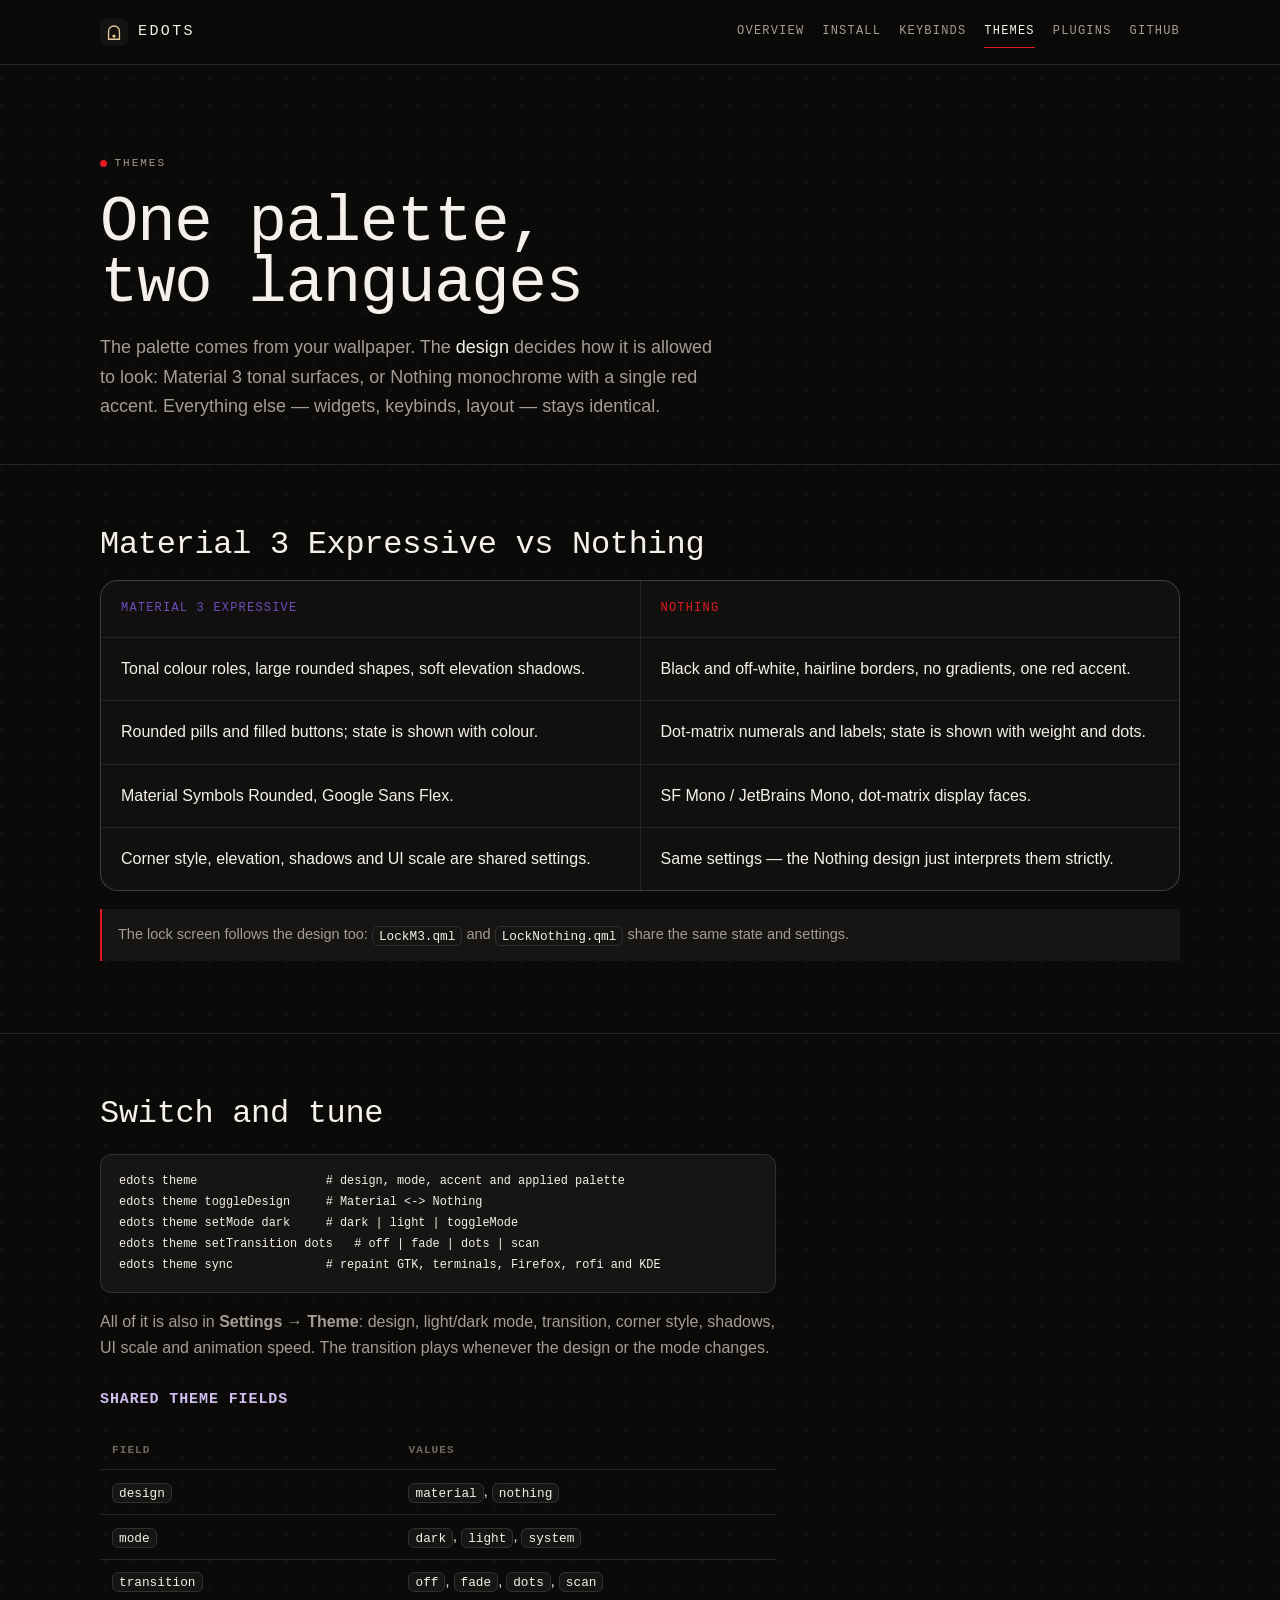
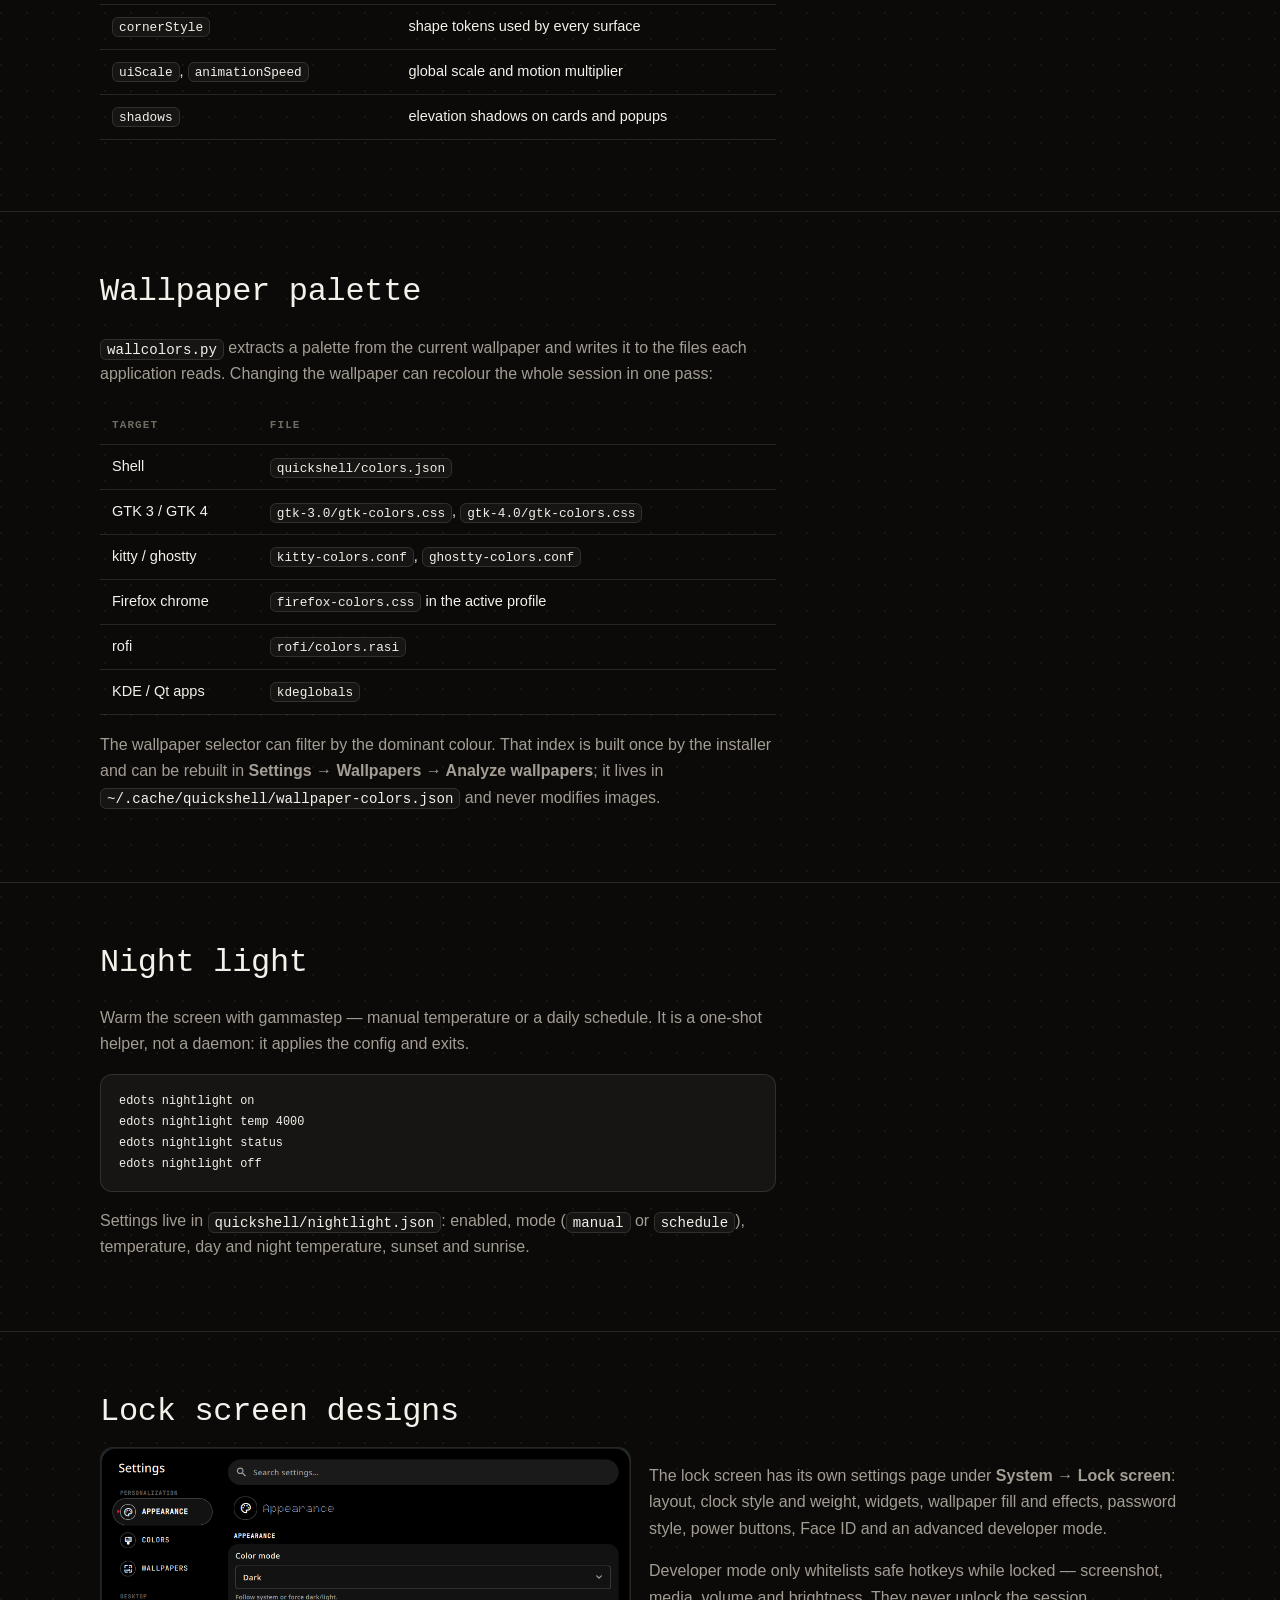
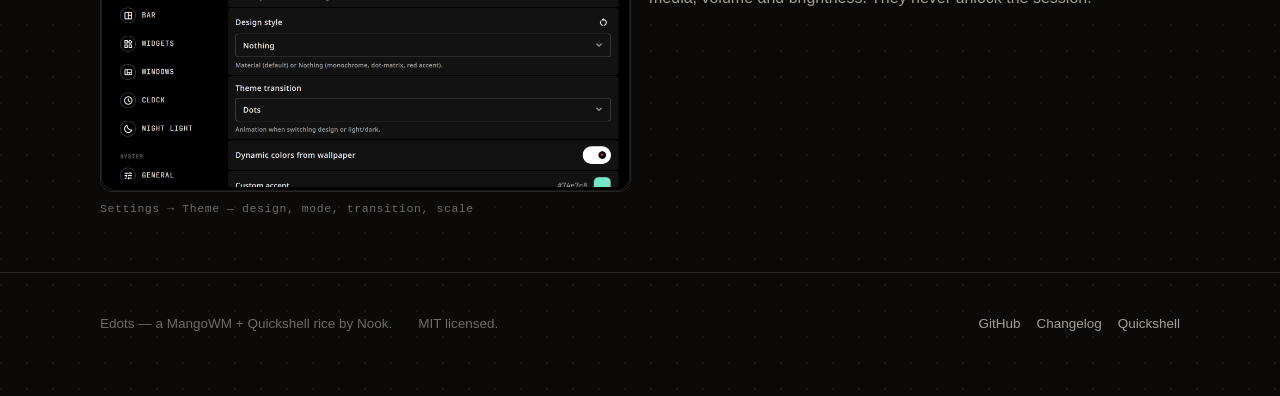
<file: docs/themes.html>
<!doctype html>
<html lang="en">
<head>
<meta charset="utf-8">
<meta name="viewport" content="width=device-width, initial-scale=1">
<title>Themes — Edots</title>
<meta name="description" content="Material 3 Expressive and Nothing themes, wallpaper palettes, transitions and app sync in Edots.">
<link rel="canonical" href="https://ekhub.pp.ua/themes.html">
<meta name="theme-color" content="#0b0a09">
<meta property="og:type" content="website">
<meta property="og:site_name" content="Edots">
<meta property="og:title" content="Themes — Edots">
<meta property="og:description" content="Material 3 Expressive and Nothing themes, wallpaper palettes, transitions and app sync in Edots.">
<meta property="og:url" content="https://ekhub.pp.ua/themes.html">
<meta property="og:image" content="https://ekhub.pp.ua/assets/img/og.png">
<meta property="og:image:width" content="1200">
<meta property="og:image:height" content="630">
<meta name="twitter:card" content="summary_large_image">
<meta name="twitter:title" content="Themes — Edots">
<meta name="twitter:description" content="Material 3 Expressive and Nothing themes, wallpaper palettes, transitions and app sync in Edots.">
<meta name="twitter:image" content="https://ekhub.pp.ua/assets/img/og.png">
<link rel="icon" href="assets/img/icon.png">
<link rel="stylesheet" href="assets/style.css">
</head>
<body>

<header class="topbar">
  <div class="wrap">
    <a class="brand" href="index.html"><img src="assets/img/logo.svg" alt=""><span>Edots</span></a>
    <nav class="nav">
      <a href="index.html">Overview</a>
      <a href="install.html">Install</a>
      <a href="keybinds.html">Keybinds</a>
      <a href="themes.html" aria-current="page">Themes</a>
      <a href="plugins.html">Plugins</a>
      <a href="https://github.com/Edgit13/Dotfiles">GitHub</a>
    </nav>
  </div>
</header>

<main>

  <div class="hero wrap" style="padding-bottom:24px">
    <span class="eyebrow"><span class="dot"></span> Themes</span>
    <h1 style="font-size:clamp(38px,6vw,64px)">One palette,<br>two languages</h1>
    <p class="lede">The palette comes from your wallpaper. The <strong>design</strong> decides how it
      is allowed to look: Material 3 tonal surfaces, or Nothing monochrome with a single red accent.
      Everything else — widgets, keybinds, layout — stays identical.</p>
  </div>

  <section>
    <div class="wrap">
      <h2>Material 3 Expressive vs Nothing</h2>
      <div class="compare">
        <div class="head m">Material 3 Expressive</div>
        <div class="head n">Nothing</div>
        <div>Tonal colour roles, large rounded shapes, soft elevation shadows.</div>
        <div>Black and off-white, hairline borders, no gradients, one red accent.</div>
        <div>Rounded pills and filled buttons; state is shown with colour.</div>
        <div>Dot-matrix numerals and labels; state is shown with weight and dots.</div>
        <div>Material Symbols Rounded, Google Sans Flex.</div>
        <div>SF Mono / JetBrains Mono, dot-matrix display faces.</div>
        <div>Corner style, elevation, shadows and UI scale are shared settings.</div>
        <div>Same settings — the Nothing design just interprets them strictly.</div>
      </div>

      <div class="note">
        The lock screen follows the design too: <code>LockM3.qml</code> and
        <code>LockNothing.qml</code> share the same state and settings.
      </div>
    </div>
  </section>

  <section>
    <div class="wrap">
      <h2>Switch and tune</h2>
      <div class="prose">
        <pre><code>edots theme                  # design, mode, accent and applied palette
edots theme toggleDesign     # Material &lt;-&gt; Nothing
edots theme setMode dark     # dark | light | toggleMode
edots theme setTransition dots   # off | fade | dots | scan
edots theme sync             # repaint GTK, terminals, Firefox, rofi and KDE</code></pre>
        <p>All of it is also in <strong>Settings → Theme</strong>: design, light/dark mode, transition,
          corner style, shadows, UI scale and animation speed. The transition plays whenever the
          design or the mode changes.</p>

        <h3>Shared theme fields</h3>
        <table>
          <tr><th>Field</th><th>Values</th></tr>
          <tr><td><code>design</code></td><td><code>material</code>, <code>nothing</code></td></tr>
          <tr><td><code>mode</code></td><td><code>dark</code>, <code>light</code>, <code>system</code></td></tr>
          <tr><td><code>transition</code></td><td><code>off</code>, <code>fade</code>, <code>dots</code>, <code>scan</code></td></tr>
          <tr><td><code>cornerStyle</code></td><td>shape tokens used by every surface</td></tr>
          <tr><td><code>uiScale</code>, <code>animationSpeed</code></td><td>global scale and motion multiplier</td></tr>
          <tr><td><code>shadows</code></td><td>elevation shadows on cards and popups</td></tr>
        </table>
      </div>
    </div>
  </section>

  <section>
    <div class="wrap">
      <h2>Wallpaper palette</h2>
      <div class="prose">
        <p><code>wallcolors.py</code> extracts a palette from the current wallpaper and writes it to
          the files each application reads. Changing the wallpaper can recolour the whole session
          in one pass:</p>
        <table>
          <tr><th>Target</th><th>File</th></tr>
          <tr><td>Shell</td><td><code>quickshell/colors.json</code></td></tr>
          <tr><td>GTK 3 / GTK 4</td><td><code>gtk-3.0/gtk-colors.css</code>, <code>gtk-4.0/gtk-colors.css</code></td></tr>
          <tr><td>kitty / ghostty</td><td><code>kitty-colors.conf</code>, <code>ghostty-colors.conf</code></td></tr>
          <tr><td>Firefox chrome</td><td><code>firefox-colors.css</code> in the active profile</td></tr>
          <tr><td>rofi</td><td><code>rofi/colors.rasi</code></td></tr>
          <tr><td>KDE / Qt apps</td><td><code>kdeglobals</code></td></tr>
        </table>
        <p>The wallpaper selector can filter by the dominant colour. That index is built once by
          the installer and can be rebuilt in <strong>Settings → Wallpapers → Analyze wallpapers</strong>;
          it lives in <code>~/.cache/quickshell/wallpaper-colors.json</code> and never modifies images.</p>
      </div>
    </div>
  </section>

  <section>
    <div class="wrap">
      <h2>Night light</h2>
      <div class="prose">
        <p>Warm the screen with gammastep — manual temperature or a daily schedule. It is a one-shot
          helper, not a daemon: it applies the config and exits.</p>
        <pre><code>edots nightlight on
edots nightlight temp 4000
edots nightlight status
edots nightlight off</code></pre>
        <p>Settings live in <code>quickshell/nightlight.json</code>: enabled, mode
          (<code>manual</code> or <code>schedule</code>), temperature, day and night temperature,
          sunset and sunrise.</p>
      </div>
    </div>
  </section>

  <section>
    <div class="wrap">
      <h2>Lock screen designs</h2>
      <div class="split">
        <figure>
          <img src="assets/img/settings.png" alt="Edots settings — theme page">
          <figcaption>Settings → Theme — design, mode, transition, scale</figcaption>
        </figure>
        <div class="prose">
          <p>The lock screen has its own settings page under <strong>System → Lock screen</strong>:
            layout, clock style and weight, widgets, wallpaper fill and effects, password style,
            power buttons, Face ID and an advanced developer mode.</p>
          <p>Developer mode only whitelists safe hotkeys while locked — screenshot, media, volume
            and brightness. They never unlock the session.</p>
        </div>
      </div>
    </div>
  </section>

</main>

<footer>
  <div class="wrap">
    <span>Edots — a MangoWM + Quickshell rice by Nook.</span>
    <span>MIT licensed.</span>
    <nav>
      <a href="https://github.com/Edgit13/Dotfiles">GitHub</a>
      <a href="https://github.com/Edgit13/Dotfiles/blob/master/CHANGELOG.md">Changelog</a>
      <a href="https://quickshell.org">Quickshell</a>
    </nav>
  </div>
</footer>

<script src="assets/app.js" defer></script>

</body>
</html>
</file>
<file: docs/assets/style.css>
/* Edots docs — Nook palette, Nothing-inspired type.
   No build step, no JavaScript: plain static HTML for GitHub Pages. */

:root {
    --bg: #0b0a09;
    --bg-soft: #11100e;
    --panel: #161513;
    --panel-2: #1c1a17;
    --ink: #f4f1ea;
    --muted: #a39d93;
    --faint: #6f6a62;
    --line: rgba(244, 241, 234, 0.12);
    --line-strong: rgba(244, 241, 234, 0.22);
    --red: #e01b24;
    --purple: #6b4eba;
    --lavender: #cdbff0;
    --green: #8fbf6a;
    --mono: "JetBrains Mono", "SF Mono", ui-monospace, SFMono-Regular, Menlo, monospace;
    --sans: "Inter", "Google Sans Flex", -apple-system, BlinkMacSystemFont, "Segoe UI", sans-serif;
    --radius: 18px;
    --wrap: 1080px;
}

* { box-sizing: border-box; }

html { scroll-behavior: smooth; }

body {
    margin: 0;
    background:
        radial-gradient(circle at 1px 1px, rgba(244, 241, 234, 0.055) 1px, transparent 0) 0 0 / 26px 26px,
        var(--bg);
    color: var(--ink);
    font-family: var(--sans);
    font-size: 16px;
    line-height: 1.65;
    -webkit-font-smoothing: antialiased;
}

a { color: var(--lavender); text-decoration: none; }
a:hover { color: var(--ink); }

.wrap { width: min(var(--wrap), calc(100% - 40px)); margin-inline: auto; }

/* ── top bar ─────────────────────────────────────────────── */
.topbar {
    position: sticky;
    top: 0;
    z-index: 10;
    backdrop-filter: blur(14px);
    background: rgba(11, 10, 9, 0.82);
    border-bottom: 1px solid var(--line);
}

.topbar .wrap {
    display: flex;
    align-items: center;
    gap: 22px;
    min-height: 64px;
}

.brand {
    display: inline-flex;
    align-items: center;
    gap: 10px;
    color: var(--ink);
    font-family: var(--mono);
    font-size: 15px;
    letter-spacing: 0.16em;
    text-transform: uppercase;
}

.brand img { width: 28px; height: 28px; }

.nav { display: flex; gap: 18px; margin-left: auto; flex-wrap: wrap; }
.nav a {
    color: var(--muted);
    font-family: var(--mono);
    font-size: 12px;
    letter-spacing: 0.1em;
    text-transform: uppercase;
}
.nav a:hover, .nav a[aria-current="page"] { color: var(--ink); }
.nav a[aria-current="page"] { border-bottom: 1px solid var(--red); }

/* ── hero ────────────────────────────────────────────────── */
.hero { padding: 84px 0 56px; }

.eyebrow {
    display: inline-flex;
    align-items: center;
    gap: 8px;
    font-family: var(--mono);
    font-size: 11px;
    letter-spacing: 0.18em;
    text-transform: uppercase;
    color: var(--muted);
}

.dot { width: 7px; height: 7px; border-radius: 50%; background: var(--red); }

h1 {
    margin: 18px 0 14px;
    font-family: var(--mono);
    font-size: clamp(44px, 9vw, 92px);
    line-height: 0.95;
    font-weight: 500;
    letter-spacing: -0.02em;
}

h1 .grad {
    background: linear-gradient(100deg, var(--ink) 30%, var(--lavender) 62%, var(--red) 100%);
    -webkit-background-clip: text;
    background-clip: text;
    color: transparent;
}

.lede { max-width: 62ch; color: var(--muted); font-size: 18px; }
.lede strong { color: var(--ink); font-weight: 500; }

.actions { display: flex; gap: 12px; flex-wrap: wrap; margin-top: 28px; }

.btn {
    display: inline-flex;
    align-items: center;
    gap: 8px;
    padding: 11px 18px;
    border-radius: 999px;
    border: 1px solid var(--line-strong);
    color: var(--ink);
    font-family: var(--mono);
    font-size: 13px;
    letter-spacing: 0.04em;
    transition: border-color 0.15s ease, background 0.15s ease;
}
.btn:hover { border-color: var(--lavender); background: rgba(205, 191, 240, 0.08); color: var(--ink); }
.btn-primary { background: var(--ink); color: #0b0a09; border-color: var(--ink); }
.btn-primary:hover { background: var(--lavender); border-color: var(--lavender); color: #0b0a09; }

/* ── sections ────────────────────────────────────────────── */
section { padding: 54px 0; border-top: 1px solid var(--line); }

h2 {
    margin: 0 0 8px;
    font-family: var(--mono);
    font-size: clamp(22px, 3.4vw, 32px);
    font-weight: 500;
    letter-spacing: -0.01em;
}

h3 {
    margin: 26px 0 8px;
    font-family: var(--mono);
    font-size: 15px;
    letter-spacing: 0.06em;
    text-transform: uppercase;
    color: var(--lavender);
}

.sub { color: var(--muted); max-width: 68ch; margin: 0 0 26px; }

.grid { display: grid; gap: 14px; grid-template-columns: repeat(auto-fit, minmax(240px, 1fr)); }

.card {
    padding: 22px;
    border: 1px solid var(--line);
    border-radius: var(--radius);
    background: linear-gradient(180deg, var(--panel), var(--bg-soft));
}

.card h4 {
    margin: 0 0 6px;
    font-family: var(--mono);
    font-size: 13px;
    letter-spacing: 0.08em;
    text-transform: uppercase;
}
.card p { margin: 0; color: var(--muted); font-size: 14.5px; }
.card .tag {
    display: inline-block;
    margin-bottom: 12px;
    padding: 2px 9px;
    border: 1px solid var(--line-strong);
    border-radius: 999px;
    color: var(--muted);
    font-family: var(--mono);
    font-size: 10.5px;
    letter-spacing: 0.1em;
    text-transform: uppercase;
}
.card .tag.red { color: var(--red); border-color: rgba(224, 27, 36, 0.45); }
.card .tag.lav { color: var(--lavender); border-color: rgba(205, 191, 240, 0.4); }

figure { margin: 0; }
figure img {
    display: block;
    width: 100%;
    border: 1px solid var(--line);
    border-radius: 12px;
}
figcaption {
    margin-top: 8px;
    color: var(--faint);
    font-family: var(--mono);
    font-size: 11.5px;
    letter-spacing: 0.05em;
}

.shots { display: grid; gap: 16px; grid-template-columns: 1fr; }

/* ── prose / tables / code ───────────────────────────────── */
.prose { max-width: 76ch; }
.prose p { color: var(--muted); }
.prose ul, .prose ol { color: var(--muted); padding-left: 20px; }
.prose li { margin: 6px 0; }
.prose li strong { color: var(--ink); font-weight: 500; }

table { width: 100%; border-collapse: collapse; margin: 18px 0; font-size: 14.5px; }
th, td { text-align: left; padding: 10px 12px; border-bottom: 1px solid var(--line); vertical-align: top; }
th { color: var(--faint); font-family: var(--mono); font-size: 11px; letter-spacing: 0.1em; text-transform: uppercase; }
td:first-child { white-space: nowrap; }
td code, p code, li code { white-space: nowrap; }

code {
    padding: 1.5px 6px;
    border: 1px solid var(--line);
    border-radius: 6px;
    background: var(--panel);
    color: var(--ink);
    font-family: var(--mono);
    font-size: 0.88em;
}

pre {
    overflow-x: auto;
    padding: 16px 18px;
    border: 1px solid var(--line);
    border-radius: 12px;
    background: var(--panel);
    font-family: var(--mono);
    font-size: 13.5px;
    line-height: 1.55;
}
pre code { padding: 0; border: 0; background: none; }

kbd {
    display: inline-block;
    padding: 1px 7px;
    border: 1px solid var(--line-strong);
    border-bottom-width: 2px;
    border-radius: 6px;
    background: var(--panel-2);
    font-family: var(--mono);
    font-size: 0.82em;
    color: var(--ink);
    white-space: nowrap;
}

.note {
    margin: 18px 0;
    padding: 14px 16px;
    border-left: 2px solid var(--red);
    background: var(--panel);
    color: var(--muted);
    font-size: 14.5px;
}
.note strong { color: var(--ink); }

.pill-row { display: flex; gap: 8px; flex-wrap: wrap; margin-top: 18px; }
.pill {
    padding: 4px 11px;
    border: 1px solid var(--line);
    border-radius: 999px;
    color: var(--muted);
    font-family: var(--mono);
    font-size: 11px;
    letter-spacing: 0.06em;
}

.split { display: grid; gap: 18px; grid-template-columns: repeat(auto-fit, minmax(300px, 1fr)); }

.compare {
    display: grid;
    grid-template-columns: 1fr 1fr;
    gap: 1px;
    background: var(--line);
    border: 1px solid var(--line);
    border-radius: var(--radius);
    overflow: hidden;
}
.compare > div { padding: 18px 20px; background: var(--bg-soft); }
.compare .head { font-family: var(--mono); font-size: 12px; letter-spacing: 0.1em; text-transform: uppercase; }
.compare .head.m { color: var(--purple); }
.compare .head.n { color: var(--red); }

/* ── footer ──────────────────────────────────────────────── */
footer {
    padding: 40px 0 60px;
    border-top: 1px solid var(--line);
    color: var(--faint);
    font-size: 13.5px;
}
footer .wrap { display: flex; gap: 12px 26px; flex-wrap: wrap; align-items: center; }
footer nav { display: flex; gap: 16px; margin-left: auto; }
footer a { color: var(--muted); }

@media (max-width: 720px) {
    .hero { padding: 56px 0 40px; }
    .nav { gap: 12px; }
    .brand span { display: none; }
    td:first-child { white-space: normal; }
    .compare { grid-template-columns: 1fr; }
}

/* ════════════════════════════════════════════════════════════
   Motion — progressive enhancement, all of it optional.
   app.js adds .reveal only when IntersectionObserver is available,
   so the page is fully readable without JavaScript.
   ════════════════════════════════════════════════════════════ */

:root {
    --ease: cubic-bezier(0.2, 0.8, 0.2, 1);
}

.scroll-progress {
    position: fixed;
    inset: 0 auto auto 0;
    z-index: 100;
    width: 100%;
    height: 2px;
    transform: scaleX(0);
    transform-origin: 0 50%;
    background: linear-gradient(90deg, var(--red), var(--lavender));
    pointer-events: none;
}

.topbar { transition: background 0.3s ease, box-shadow 0.3s ease; }
.topbar.scrolled {
    background: rgba(11, 10, 9, 0.94);
    box-shadow: 0 18px 40px -34px #000;
}

::selection { background: rgba(224, 27, 36, 0.3); color: var(--ink); }

:focus-visible {
    outline: 2px solid var(--lavender);
    outline-offset: 3px;
    border-radius: 4px;
}

section { scroll-margin-top: 80px; }

/* hero entrance + pointer spotlight */
.hero { position: relative; isolation: isolate; }

.hero::before {
    content: "";
    position: absolute;
    inset: -60px 0 -40px;
    z-index: -1;
    pointer-events: none;
    opacity: 0;
    background: radial-gradient(
        560px circle at var(--mx, 68%) var(--my, 34%),
        rgba(205, 191, 240, 0.09),
        transparent 60%
    );
    transition: opacity 0.5s ease;
}
.hero:hover::before { opacity: 1; }

.hero > * { animation: rise 0.85s var(--ease) both; }
.hero > :nth-child(1) { animation-delay: 0.04s; }
.hero > :nth-child(2) { animation-delay: 0.12s; }
.hero > :nth-child(3) { animation-delay: 0.2s; }
.hero > :nth-child(4) { animation-delay: 0.28s; }
.hero > :nth-child(5) { animation-delay: 0.36s; }

@keyframes rise {
    from { transform: translateY(18px); }
    to   { transform: none; }
}

.eyebrow .dot { animation: pulse 2.6s ease-in-out infinite; }
@keyframes pulse {
    0%, 100% { opacity: 1; transform: scale(1); }
    50%      { opacity: 0.35; transform: scale(0.75); }
}

/* reveal on scroll */
.reveal {
    opacity: 0;
    transform: translateY(16px);
    transition: opacity 0.7s var(--ease), transform 0.7s var(--ease);
    transition-delay: var(--d, 0ms);
    will-change: opacity, transform;
}
.reveal.in { opacity: 1; transform: none; }

/* hover feedback */
.card {
    transition: transform 0.35s var(--ease), border-color 0.35s ease, background 0.35s ease;
}
img { transition: transform 0.6s var(--ease), border-color 0.4s ease; }
.pill { transition: color 0.2s ease, border-color 0.2s ease, background 0.2s ease; }
.compare > div { transition: background 0.25s ease; }

@media (hover: hover) and (pointer: fine) {
    .card:hover {
        transform: translateY(-3px);
        border-color: rgba(205, 191, 240, 0.35);
    }
    .card:hover h4 { color: var(--lavender); }
    .card h4 { transition: color 0.3s ease; }

    figure:hover img { transform: scale(1.008); border-color: var(--line-strong); }
    .pill:hover { color: var(--ink); border-color: var(--lavender); background: rgba(205, 191, 240, 0.07); }
    .compare > div:not(.head):hover { background: var(--panel-2); }

    .btn { transition: border-color 0.2s ease, background 0.2s ease, transform 0.2s var(--ease); }
    .btn:hover { transform: translateY(-1px); }
}

.prose a {
    text-decoration: underline;
    text-decoration-color: rgba(205, 191, 240, 0.35);
    text-underline-offset: 3px;
}
.prose a:hover { text-decoration-color: var(--lavender); }

/* ticker under the hero */
.ticker {
    margin-top: 38px;
    border-top: 1px solid var(--line);
    border-bottom: 1px solid var(--line);
    overflow: hidden;
    padding: 10px 0;
    -webkit-mask-image: linear-gradient(90deg, transparent, #000 7%, #000 93%, transparent);
    mask-image: linear-gradient(90deg, transparent, #000 7%, #000 93%, transparent);
}
.ticker-track {
    display: flex;
    width: max-content;
    animation: marquee 34s linear infinite;
}
.ticker:hover .ticker-track { animation-play-state: paused; }
.ticker-group {
    display: flex;
    align-items: center;
    gap: 24px;
    padding-right: 24px;
    white-space: nowrap;
}
.ticker span {
    font-family: var(--mono);
    font-size: 10.5px;
    letter-spacing: 0.18em;
    text-transform: uppercase;
    color: var(--faint);
}
.ticker i {
    width: 4px;
    height: 4px;
    border-radius: 50%;
    background: var(--red);
    opacity: 0.85;
}
@keyframes marquee { to { transform: translateX(-50%); } }

/* copy button on code blocks */
pre { position: relative; }
pre .copy {
    position: absolute;
    top: 10px;
    right: 10px;
    padding: 4px 9px;
    border: 1px solid var(--line-strong);
    border-radius: 6px;
    background: var(--panel-2);
    color: var(--muted);
    font-family: var(--mono);
    font-size: 10.5px;
    letter-spacing: 0.08em;
    text-transform: uppercase;
    cursor: pointer;
    opacity: 0;
    transform: translateY(-2px);
    transition: opacity 0.2s ease, transform 0.2s ease, color 0.2s ease, border-color 0.2s ease;
}
pre:hover .copy,
pre:focus-within .copy { opacity: 1; transform: none; }
pre .copy:hover { color: var(--ink); border-color: var(--lavender); }
pre .copy.ok { color: var(--green); border-color: var(--green); }

/* respect the system setting */
@media (prefers-reduced-motion: reduce) {
    html { scroll-behavior: auto; }
    *, *::before, *::after {
        animation-duration: 0.001ms !important;
        animation-iteration-count: 1 !important;
        transition-duration: 0.001ms !important;
    }
    .reveal { opacity: 1; transform: none; }
    .ticker-track { animation: none; }
    .hero::before { display: none; }
}

/* nav underline: red for the current page, lavender on hover */
.nav a { position: relative; }
.nav a::after {
    content: "";
    position: absolute;
    inset: auto 0 -7px 0;
    height: 1px;
    background: var(--lavender);
    transform: scaleX(0);
    transform-origin: 0 50%;
    transition: transform 0.25s var(--ease);
}
.nav a:hover::after { transform: scaleX(1); }
.nav a[aria-current="page"] { border-bottom-color: transparent; }
.nav a[aria-current="page"]::after { background: var(--red); transform: scaleX(1); }

/* printing should never show half-revealed content */
@media print {
    .scroll-progress, .ticker { display: none; }
    .reveal { opacity: 1; transform: none; }
}
</file>
